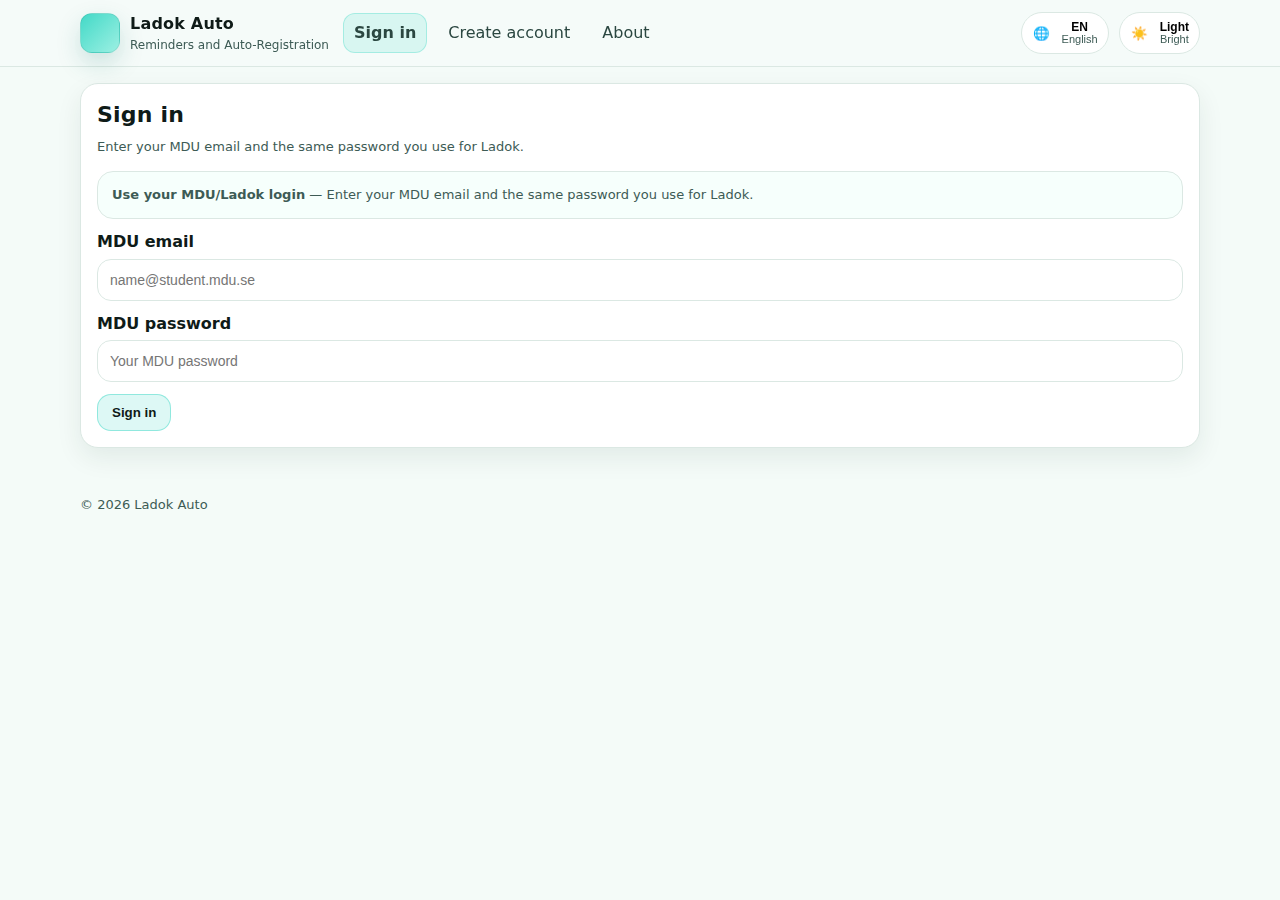
<file: index.html>
<!doctype html>
<html lang="en" data-theme="light" data-lang="en">
<head>
  <meta charset="utf-8" />
  <meta name="viewport" content="width=device-width, initial-scale=1" />
  <title>Ladok Auto — Sign in</title>
  <link rel="stylesheet" href="styles.css" />
  <script src="app.js" defer></script>
</head>
<body>
  <header class="header">
    <div class="container header-inner">
      <div class="brand">
        <div class="logo" aria-hidden="true"></div>
        <div class="brand-text">
          <div class="brand-name">Ladok Auto</div>
          <div class="brand-tag" data-i18n="brandTag"></div>
        </div>
      </div>

      <nav class="nav" aria-label="Primary navigation" data-visible="public">
        <a class="active" href="index.html" data-i18n="navSignIn"></a>
        <a href="signup.html" data-i18n="navCreate"></a>
        <a href="about.html" data-i18n="navAbout"></a>
      </nav>

      <nav class="nav" aria-label="Primary navigation" data-visible="authed">
        <a href="dashboard.html" data-i18n="navCourses"></a>
        <a href="preferences.html" data-i18n="navSettings"></a>
        <a href="about.html" data-i18n="navAbout"></a>
      </nav>

      <div class="header-actions">
        <div class="nav-warning hidden" id="discordNavWarning" data-visible="authed" role="status" aria-live="polite">
          <span class="warn-dot" aria-hidden="true"></span>
          <span data-i18n="navDiscordWarning"></span>
        </div>

        <div class="user-chip" data-visible="authed" title="Signed in" aria-label="Signed in">
          <span class="dot" aria-hidden="true"></span>
          <span class="handle" data-user-handle></span>
        </div>

        <button class="pill-btn" id="langToggle" type="button" aria-label="Toggle language" aria-pressed="false">
          <span class="pill-icon" aria-hidden="true">🌐</span>
          <span class="pill-text">
            <strong data-lang-mode>EN</strong>
            <span data-lang-desc>English</span>
          </span>
        </button>

        <button class="pill-btn" id="themeToggle" type="button" aria-label="Toggle theme" aria-pressed="false">
          <span class="pill-icon" data-theme-icon aria-hidden="true">☀️</span>
          <span class="pill-text">
            <strong data-theme-mode>Light</strong>
            <span data-theme-desc>Bright</span>
          </span>
        </button>

        <a class="btn" href="#" data-action="logout" role="button" data-i18n="navSignOut" data-visible="authed"></a>
      </div>
    </div>
  </header>

  <div class="toast-area" aria-live="polite" aria-atomic="true"></div>

  <main class="container page section">
    <section class="card">
      <div class="card-header">
        <h1 data-i18n="loginTitle"></h1>
        <p class="subtext" data-i18n="mduNoticeBody"></p>
      </div>

      <div class="card-body">
        <div class="setting-box">
          <p class="subtext" style="margin:0;">
            <strong data-i18n="mduNoticeTitle"></strong>
            <span> — </span>
            <span data-i18n="mduNoticeBody"></span>
          </p>
        </div>

        <div class="error hidden" id="loginError" role="alert"></div>

        <form class="form-grid" data-form="login" novalidate>
          <div class="field">
            <label for="loginEmail" data-i18n="mduEmailLabel"></label>
            <input id="loginEmail" type="email" data-i18n-placeholder="mduEmailPH" autocomplete="email" required />
          </div>

          <div class="field">
            <label for="loginPassword" data-i18n="passwordLabel"></label>
            <input id="loginPassword" type="password" data-i18n-placeholder="passwordPH" autocomplete="current-password" required />
          </div>

          <!-- Sign in button bottom-left -->
          <div class="tools">
            <button class="btn btn-primary" type="submit" data-i18n="btnSignIn"></button>
            <div class="spacer"></div>
          </div>
        </form>
      </div>
    </section>
  </main>

  <footer class="container footer">
    <div>© <span data-year></span> Ladok Auto</div>
  </footer>
</body>
</html>
</file>
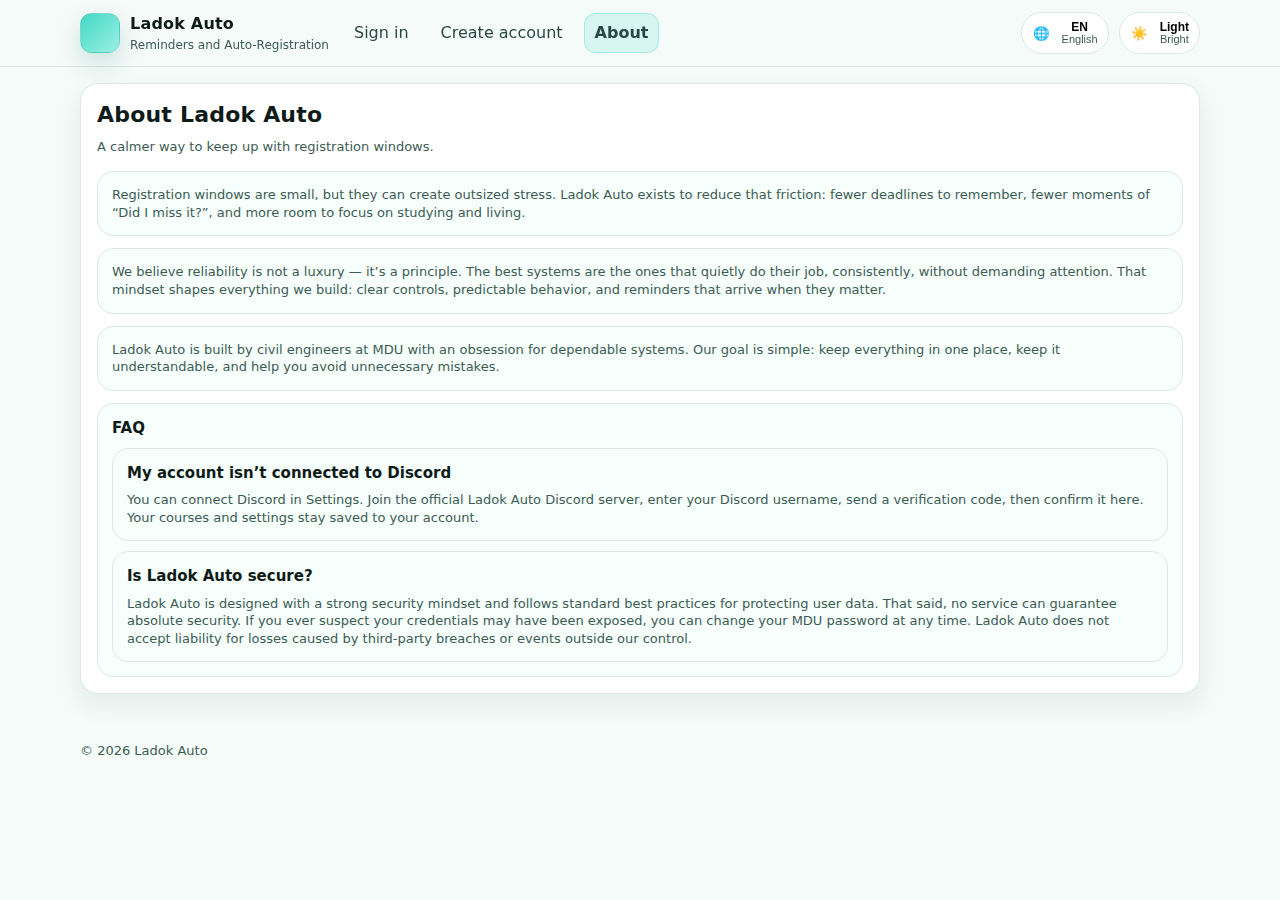
<file: about.html>
<!doctype html>
<html lang="en" data-theme="light" data-lang="en">
<head>
  <meta charset="utf-8" />
  <meta name="viewport" content="width=device-width, initial-scale=1" />
  <title>Ladok Auto — About</title>
  <link rel="stylesheet" href="styles.css" />
  <script src="app.js" defer></script>
</head>
<body>
  <header class="header">
    <div class="container header-inner">
      <div class="brand">
        <div class="logo" aria-hidden="true"></div>
        <div class="brand-text">
          <div class="brand-name">Ladok Auto</div>
          <div class="brand-tag" data-i18n="brandTag"></div>
        </div>
      </div>

      <nav class="nav" aria-label="Primary navigation" data-visible="public">
        <a href="index.html" data-i18n="navSignIn"></a>
        <a href="signup.html" data-i18n="navCreate"></a>
        <a class="active" href="about.html" data-i18n="navAbout"></a>
      </nav>

      <nav class="nav" aria-label="Primary navigation" data-visible="authed">
        <a href="dashboard.html" data-i18n="navCourses"></a>
        <a href="preferences.html" data-i18n="navSettings"></a>
        <a class="active" href="about.html" data-i18n="navAbout"></a>
      </nav>

      <div class="header-actions">
        <div class="nav-warning hidden" id="discordNavWarning" data-visible="authed" role="status" aria-live="polite">
          <span class="warn-dot" aria-hidden="true"></span>
          <span data-i18n="navDiscordWarning"></span>
        </div>

        <div class="user-chip" data-visible="authed" title="Signed in" aria-label="Signed in">
          <span class="dot" aria-hidden="true"></span>
          <span class="handle" data-user-handle></span>
        </div>

        <button class="pill-btn" id="langToggle" type="button" aria-label="Toggle language" aria-pressed="false">
          <span class="pill-icon" aria-hidden="true">🌐</span>
          <span class="pill-text">
            <strong data-lang-mode>EN</strong>
            <span data-lang-desc>English</span>
          </span>
        </button>

        <button class="pill-btn" id="themeToggle" type="button" aria-label="Toggle theme" aria-pressed="false">
          <span class="pill-icon" data-theme-icon aria-hidden="true">☀️</span>
          <span class="pill-text">
            <strong data-theme-mode>Light</strong>
            <span data-theme-desc>Bright</span>
          </span>
        </button>

        <a class="btn" href="#" data-action="logout" role="button" data-i18n="navSignOut" data-visible="authed"></a>
      </div>
    </div>
  </header>

  <div class="toast-area" aria-live="polite" aria-atomic="true"></div>

  <main class="container page section">
    <section class="card">
      <div class="card-header">
        <h1 data-i18n="aboutTitle"></h1>
        <p class="subtext" data-i18n="aboutSubtitle"></p>
      </div>

      <div class="card-body">
        <div class="setting-box">
          <p class="subtext" style="margin:0;" data-i18n="aboutP1"></p>
        </div>

        <div class="setting-box">
          <p class="subtext" style="margin:0;" data-i18n="aboutP2"></p>
        </div>

        <div class="setting-box">
          <p class="subtext" style="margin:0;" data-i18n="aboutP3"></p>
        </div>

        <div class="setting-box">
          <h3 class="setting-title" style="margin:0 0 8px;" data-i18n="faqTitle"></h3>

          <div class="setting-box" style="margin-top:10px;">
            <div class="setting-title" data-i18n="faqQDiscord"></div>
            <p class="setting-desc" style="margin:8px 0 0;" data-i18n="faqADiscord"></p>
          </div>

          <div class="setting-box" style="margin-top:10px;">
            <div class="setting-title" data-i18n="faqQSecure"></div>
            <p class="setting-desc" style="margin:8px 0 0;" data-i18n="faqASecure"></p>
          </div>
        </div>
      </div>
    </section>
  </main>

  <footer class="container footer">
    <div>© <span data-year></span> Ladok Auto</div>
  </footer>
</body>
</html>
</file>
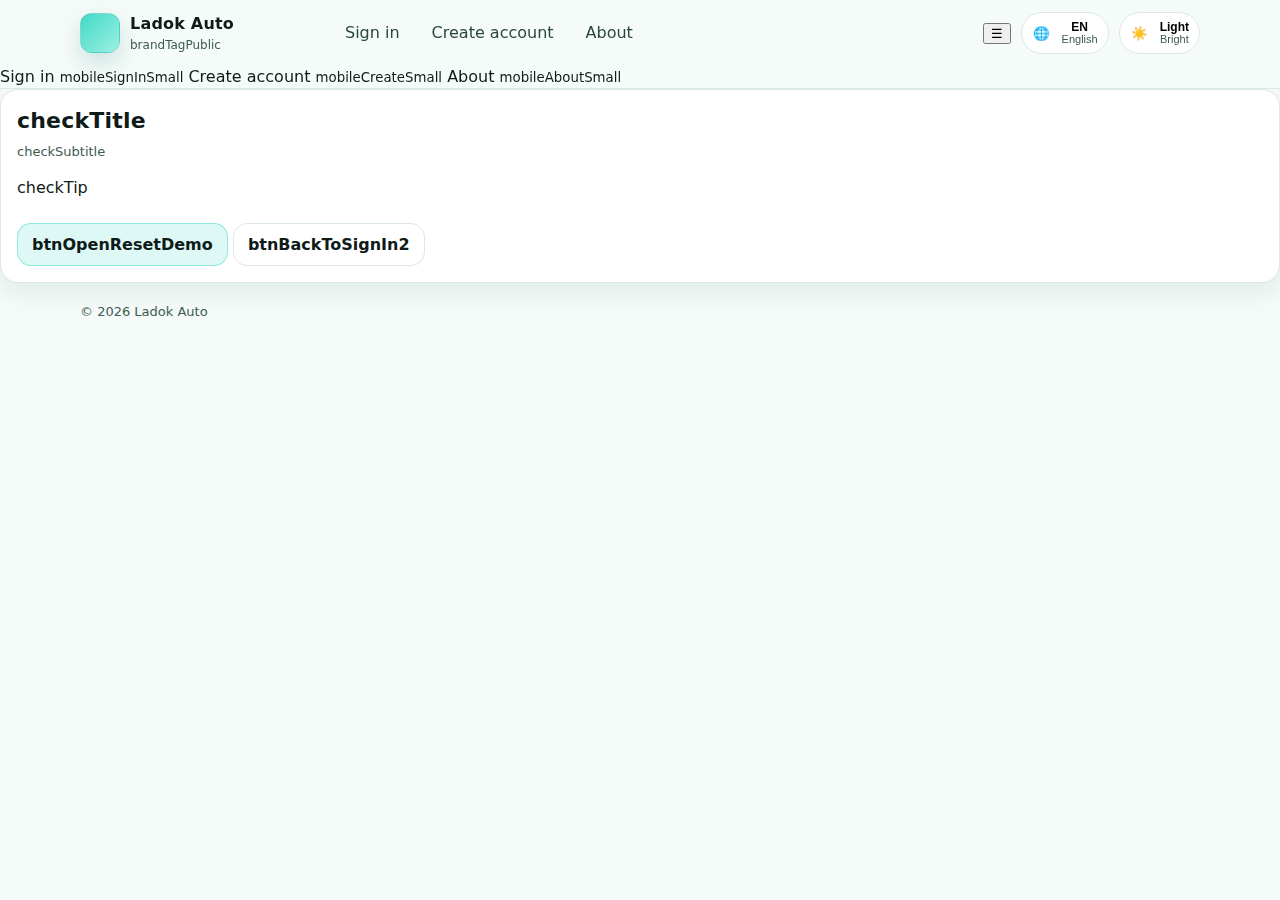
<file: check-email.html>
<!doctype html>
<html lang="en" data-theme="light" data-lang="en">
<head>
  <meta charset="utf-8" />
  <meta name="viewport" content="width=device-width, initial-scale=1" />
  <title>Ladok Auto — Check email</title>
  <link rel="stylesheet" href="styles.css" />
  <script src="app.js" defer></script>
</head>
<body>
  <header class="header">
    <div class="container header-inner">
      <div class="brand">
        <div class="logo" aria-hidden="true"></div>
        <div class="brand-text">
          <div class="brand-name">Ladok Auto</div>
          <div class="brand-tag" data-i18n="brandTagPublic"></div>
        </div>
      </div>

      <nav class="nav" aria-label="Primary navigation">
        <a href="index.html" data-i18n="navSignIn"></a>
        <a href="signup.html" data-i18n="navCreate"></a>
        <a href="about.html" data-i18n="navAbout"></a>
      </nav>

      <div class="header-actions">
        <button class="icon-btn menu-btn" id="menuToggle" type="button" aria-label="Open menu" aria-expanded="false">☰</button>

        <button class="pill-btn" id="langToggle" type="button" aria-label="Toggle language" aria-pressed="false">
          <span class="pill-icon" aria-hidden="true">🌐</span>
          <span class="pill-text">
            <strong data-lang-mode>EN</strong>
            <span data-lang-desc>English</span>
          </span>
        </button>

        <button class="pill-btn" id="themeToggle" type="button" aria-label="Toggle theme" aria-pressed="false">
          <span class="pill-icon" data-theme-icon aria-hidden="true">☀️</span>
          <span class="pill-text">
            <strong data-theme-mode>Light</strong>
            <span data-theme-desc>Bright and clear</span>
          </span>
        </button>
      </div>
    </div>

    <div class="drawer" aria-label="Mobile navigation">
      <a href="index.html"><span data-i18n="navSignIn"></span> <small data-i18n="mobileSignInSmall"></small></a>
      <a href="signup.html"><span data-i18n="navCreate"></span> <small data-i18n="mobileCreateSmall"></small></a>
      <a href="about.html"><span data-i18n="navAbout"></span> <small data-i18n="mobileAboutSmall"></small></a>
    </div>
  </header>

  <div class="toast-area" aria-live="polite" aria-atomic="true"></div>

  <main class="auth-wrap">
    <section class="card auth-card" aria-labelledby="title">
      <div class="card-header">
        <h1 id="title" data-i18n="checkTitle"></h1>
        <p class="subtext" data-i18n="checkSubtitle"></p>
      </div>

      <div class="card-body">
        <div class="helpbox" data-i18n="checkTip"></div>

        <div class="inline" style="margin-top:12px;">
          <a class="btn btn-primary" href="reset.html" role="button" data-i18n="btnOpenResetDemo"></a>
          <a class="btn" href="index.html" role="button" data-i18n="btnBackToSignIn2"></a>
        </div>
      </div>
    </section>
  </main>

  <footer class="container footer">
    <div>© <span data-year></span> Ladok Auto</div>
  </footer>
</body>
</html>
</file>
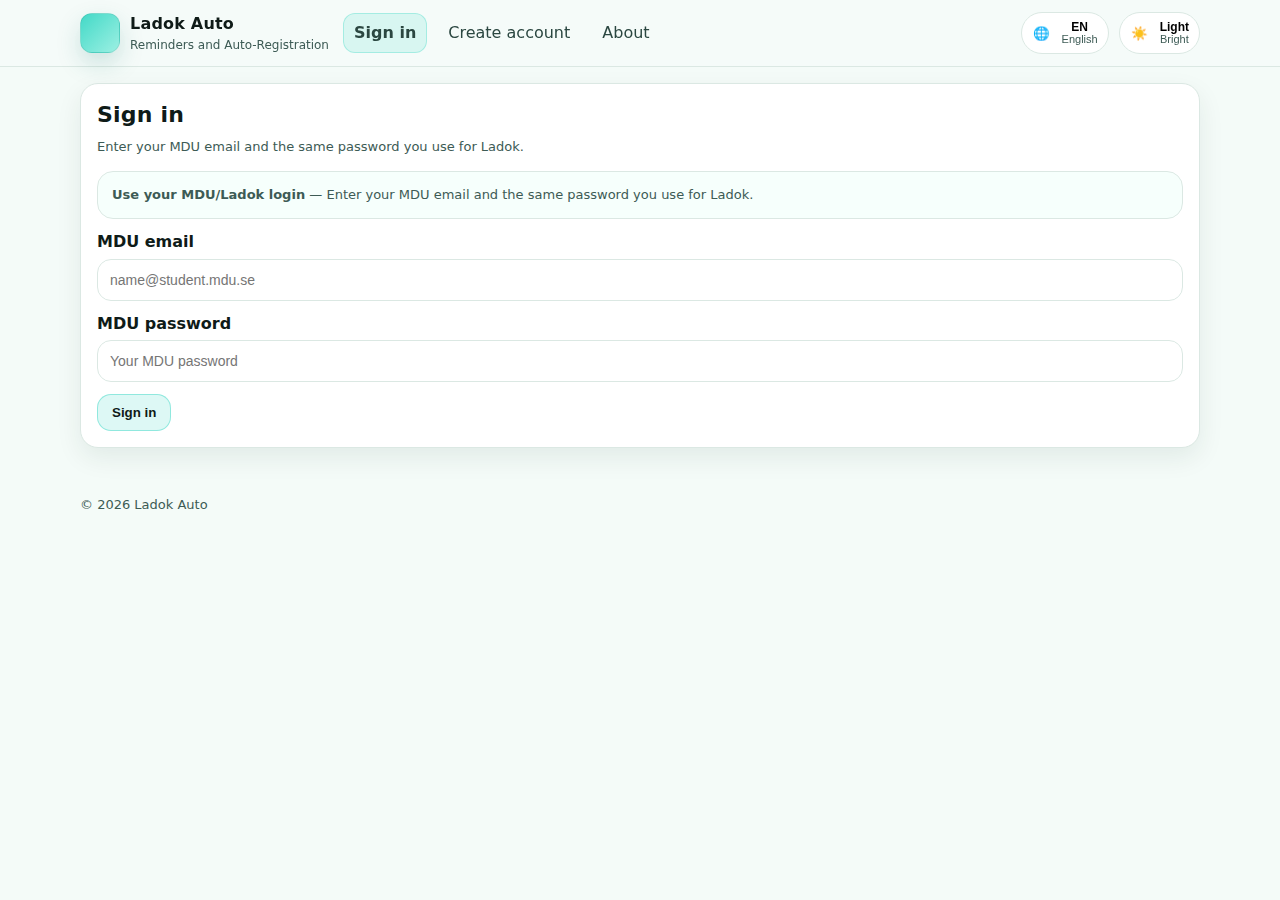
<file: dashboard.html>
<!doctype html>
<html lang="en" data-theme="light" data-lang="en">
<head>
  <meta charset="utf-8" />
  <meta name="viewport" content="width=device-width, initial-scale=1" />
  <title>Ladok Auto — My courses</title>
  <link rel="stylesheet" href="styles.css" />
  <script src="app.js" defer></script>
</head>
<body>
  <header class="header">
    <div class="container header-inner">
      <div class="brand">
        <div class="logo" aria-hidden="true"></div>
        <div class="brand-text">
          <div class="brand-name">Ladok Auto</div>
          <div class="brand-tag" data-i18n="brandTag"></div>
        </div>
      </div>

      <nav class="nav" aria-label="Primary navigation" data-visible="authed">
        <a class="active" href="dashboard.html" data-i18n="navCourses"></a>
        <a href="preferences.html" data-i18n="navSettings"></a>
        <a href="about.html" data-i18n="navAbout"></a>
      </nav>

      <nav class="nav" aria-label="Primary navigation" data-visible="public">
        <a href="index.html" data-i18n="navSignIn"></a>
        <a href="signup.html" data-i18n="navCreate"></a>
        <a href="about.html" data-i18n="navAbout"></a>
      </nav>

      <div class="header-actions">
        <div class="nav-warning hidden" id="discordNavWarning" data-visible="authed" role="status" aria-live="polite">
          <span class="warn-dot" aria-hidden="true"></span>
          <span data-i18n="navDiscordWarning"></span>
        </div>

        <div class="user-chip" data-visible="authed" title="Signed in" aria-label="Signed in">
          <span class="dot" aria-hidden="true"></span>
          <span class="handle" data-user-handle></span>
        </div>

        <button class="pill-btn" id="langToggle" type="button" aria-label="Toggle language" aria-pressed="false">
          <span class="pill-icon" aria-hidden="true">🌐</span>
          <span class="pill-text">
            <strong data-lang-mode>EN</strong>
            <span data-lang-desc>English</span>
          </span>
        </button>

        <button class="pill-btn" id="themeToggle" type="button" aria-label="Toggle theme" aria-pressed="false">
          <span class="pill-icon" data-theme-icon aria-hidden="true">☀️</span>
          <span class="pill-text">
            <strong data-theme-mode>Light</strong>
            <span data-theme-desc>Bright</span>
          </span>
        </button>

        <a class="btn" href="#" data-action="logout" role="button" data-i18n="navSignOut" data-visible="authed"></a>
      </div>
    </div>
  </header>

  <div class="toast-area" aria-live="polite" aria-atomic="true"></div>

  <main class="container page section" data-page="dashboard" data-requires-auth="true">
    <section class="card">
      <div class="card-header">
        <h1 data-i18n="dashTitle"></h1>
        <p class="subtext" data-i18n="dashSubtitle"></p>
      </div>

      <div class="card-body">
        <div class="tools">
          <div class="search-wrap">
            <svg viewBox="0 0 24 24" aria-hidden="true">
              <path d="M21 21l-4.35-4.35"></path>
              <circle cx="11" cy="11" r="7"></circle>
            </svg>
            <input type="search" data-action="search" data-i18n-placeholder="dashSearchPH" />
          </div>

          <div class="spacer"></div>

          <button class="btn btn-primary" type="button" data-action="save-courses" data-i18n="dashSave"></button>
        </div>

        <!-- Examinations global controls -->
        <div class="dash-exams exam-grid">
          <div class="setting-box">
            <div class="setting-head">
              <div>
                <h3 class="setting-title" data-i18n="dashExamAutoAllTitle"></h3>
                <p class="setting-desc" data-i18n="dashExamAutoAllDesc"></p>
              </div>
              <label class="switch" aria-label="Auto-register all available examinations">
                <input type="checkbox" id="examAutoAll" />
                <span class="slider"></span>
              </label>
            </div>
          </div>

          <div class="setting-box" id="examReminderBox">
            <div class="setting-head">
              <div>
                <h3 class="setting-title" data-i18n="dashExamRemAllTitle"></h3>
                <p class="setting-desc" data-i18n="dashExamRemAllDesc"></p>
              </div>

              <div style="display:flex; align-items:center; gap:10px;">
                <span class="warn-flag" aria-hidden="true">
                  <svg viewBox="0 0 24 24"><path d="M1 21h22L12 2 1 21zm12-3h-2v-2h2v2zm0-4h-2v-4h2v4z"/></svg>
                </span>
                <label class="switch" aria-label="Reminder before exam registration ends">
                  <input type="checkbox" id="examReminderAll" />
                  <span class="slider"></span>
                </label>
              </div>
            </div>
          </div>
        </div>

        <!-- Mobile-only master toggles (courses) -->
        <div class="master-mobile" aria-label="Toggle all courses">
          <div class="master-card">
            <h3 data-i18n="thReminder"></h3>
            <p data-i18n="thReminderHelp"></p>
            <div class="master-row">
              <span data-i18n="toggleAllCourses"></span>
              <label class="switch" aria-label="Toggle all reminders">
                <input type="checkbox" data-master="reminder" />
                <span class="slider"></span>
              </label>
            </div>
          </div>

          <div class="master-card">
            <h3 data-i18n="thAutoreg"></h3>
            <p data-i18n="thAutoregHelp"></p>
            <div class="master-row">
              <span data-i18n="toggleAllCourses"></span>
              <label class="switch" aria-label="Toggle all auto-registration">
                <input type="checkbox" data-master="autoreg" />
                <span class="slider"></span>
              </label>
            </div>
          </div>
        </div>

        <!-- Courses -->
        <div class="course-table">
          <div class="table-head">
            <div class="cell"><span data-i18n="thCourse"></span></div>
            <div class="cell"><span data-i18n="thStatus"></span></div>
            <div class="cell"><span data-i18n="thRegistration"></span></div>

            <div class="cell head-toggle">
              <div class="head-toggle-top">
                <div data-i18n="thReminder"></div>
                <div class="head-help" data-i18n="thReminderHelp"></div>
              </div>
              <div class="master-box">
                <div class="master-text"><span data-i18n="toggleAllCourses"></span></div>
                <label class="switch" aria-label="Toggle all reminders">
                  <input type="checkbox" data-master="reminder" />
                  <span class="slider"></span>
                </label>
              </div>
            </div>

            <div class="cell head-toggle">
              <div class="head-toggle-top">
                <div data-i18n="thAutoreg"></div>
                <div class="head-help" data-i18n="thAutoregHelp"></div>
              </div>
              <div class="master-box">
                <div class="master-text"><span data-i18n="toggleAllCourses"></span></div>
                <label class="switch" aria-label="Toggle all auto-registration">
                  <input type="checkbox" data-master="autoreg" />
                  <span class="slider"></span>
                </label>
              </div>
            </div>
          </div>

          <div class="table-rows">
            <!-- MA101B -->
            <div class="table-row" data-course-id="MA101B">
              <div class="cell course-cell" data-i18n-label="thCourse">
                <div>
                  <div class="course-title" data-i18n="course_MA101B_title"></div>
                  <div class="course-term" data-i18n="course_MA101B_term"></div>
                </div>
              </div>

              <div class="cell" data-i18n-label="thStatus">
                <span class="badge mint" data-i18n="statusRegistered"></span>
              </div>

              <div class="cell" data-i18n-label="thRegistration">
                <span class="badge gray" data-i18n="regNoAction"></span>
              </div>

              <div class="cell" data-i18n-label="thReminder">
                <div class="toggle-cell" data-kind="reminder">
                  <span class="toggle-name" data-i18n="thReminder"></span>
                  <span class="warn-flag" aria-hidden="true">
                    <svg viewBox="0 0 24 24"><path d="M1 21h22L12 2 1 21zm12-3h-2v-2h2v2zm0-4h-2v-4h2v4z"/></svg>
                  </span>
                  <label class="switch">
                    <input type="checkbox" data-course="reminder" />
                    <span class="slider"></span>
                  </label>
                </div>
              </div>

              <div class="cell" data-i18n-label="thAutoreg">
                <div class="toggle-cell">
                  <span class="toggle-name" data-i18n="thAutoreg"></span>
                  <label class="switch">
                    <input type="checkbox" data-course="autoreg" disabled />
                    <span class="slider"></span>
                  </label>
                </div>
              </div>
            </div>

            <!-- DV123A -->
            <div class="table-row" data-course-id="DV123A">
              <div class="cell course-cell" data-i18n-label="thCourse">
                <div>
                  <div class="course-title" data-i18n="course_DV123A_title"></div>
                  <div class="course-term" data-i18n="course_DV123A_term"></div>
                </div>
              </div>

              <div class="cell" data-i18n-label="thStatus">
                <span class="badge gray" data-i18n="statusNotRegistered"></span>
              </div>

              <div class="cell" data-i18n-label="thRegistration">
                <span class="badge mint" data-i18n="regOpensJan20"></span>
              </div>

              <div class="cell" data-i18n-label="thReminder">
                <div class="toggle-cell" data-kind="reminder">
                  <span class="toggle-name" data-i18n="thReminder"></span>
                  <span class="warn-flag" aria-hidden="true">
                    <svg viewBox="0 0 24 24"><path d="M1 21h22L12 2 1 21zm12-3h-2v-2h2v2zm0-4h-2v-4h2v4z"/></svg>
                  </span>
                  <label class="switch">
                    <input type="checkbox" data-course="reminder" />
                    <span class="slider"></span>
                  </label>
                </div>
              </div>

              <div class="cell" data-i18n-label="thAutoreg">
                <div class="toggle-cell">
                  <span class="toggle-name" data-i18n="thAutoreg"></span>
                  <label class="switch">
                    <input type="checkbox" data-course="autoreg" />
                    <span class="slider"></span>
                  </label>
                </div>
              </div>
            </div>

            <!-- FY201C -->
            <div class="table-row" data-course-id="FY201C">
              <div class="cell course-cell" data-i18n-label="thCourse">
                <div>
                  <div class="course-title" data-i18n="course_FY201C_title"></div>
                  <div class="course-term" data-i18n="course_FY201C_term"></div>
                </div>
              </div>

              <div class="cell" data-i18n-label="thStatus">
                <span class="badge gray" data-i18n="statusPlanned"></span>
              </div>

              <div class="cell" data-i18n-label="thRegistration">
                <span class="badge gray" data-i18n="regNotPublished"></span>
              </div>

              <div class="cell" data-i18n-label="thReminder">
                <div class="toggle-cell" data-kind="reminder">
                  <span class="toggle-name" data-i18n="thReminder"></span>
                  <span class="warn-flag" aria-hidden="true">
                    <svg viewBox="0 0 24 24"><path d="M1 21h22L12 2 1 21zm12-3h-2v-2h2v2zm0-4h-2v-4h2v4z"/></svg>
                  </span>
                  <label class="switch">
                    <input type="checkbox" data-course="reminder" />
                    <span class="slider"></span>
                  </label>
                </div>
              </div>

              <div class="cell" data-i18n-label="thAutoreg">
                <div class="toggle-cell">
                  <span class="toggle-name" data-i18n="thAutoreg"></span>
                  <label class="switch">
                    <input type="checkbox" data-course="autoreg" />
                    <span class="slider"></span>
                  </label>
                </div>
              </div>
            </div>

            <!-- DA330D -->
            <div class="table-row" data-course-id="DA330D">
              <div class="cell course-cell" data-i18n-label="thCourse">
                <div>
                  <div class="course-title" data-i18n="course_DA330D_title"></div>
                  <div class="course-term" data-i18n="course_DA330D_term"></div>
                </div>
              </div>

              <div class="cell" data-i18n-label="thStatus">
                <span class="badge gray" data-i18n="statusNotRegistered"></span>
              </div>

              <div class="cell" data-i18n-label="thRegistration">
                <span class="badge mint" data-i18n="regClosesFeb1"></span>
              </div>

              <div class="cell" data-i18n-label="thReminder">
                <div class="toggle-cell" data-kind="reminder">
                  <span class="toggle-name" data-i18n="thReminder"></span>
                  <span class="warn-flag" aria-hidden="true">
                    <svg viewBox="0 0 24 24"><path d="M1 21h22L12 2 1 21zm12-3h-2v-2h2v2zm0-4h-2v-4h2v4z"/></svg>
                  </span>
                  <label class="switch">
                    <input type="checkbox" data-course="reminder" />
                    <span class="slider"></span>
                  </label>
                </div>
              </div>

              <div class="cell" data-i18n-label="thAutoreg">
                <div class="toggle-cell">
                  <span class="toggle-name" data-i18n="thAutoreg"></span>
                  <label class="switch">
                    <input type="checkbox" data-course="autoreg" />
                    <span class="slider"></span>
                  </label>
                </div>
              </div>
            </div>

            <!-- RE210A -->
            <div class="table-row" data-course-id="RE210A">
              <div class="cell course-cell" data-i18n-label="thCourse">
                <div>
                  <div class="course-title" data-i18n="course_RE210A_title"></div>
                  <div class="course-term" data-i18n="course_RE210A_term"></div>
                </div>
              </div>

              <div class="cell" data-i18n-label="thStatus">
                <span class="badge gray" data-i18n="statusActionNeeded"></span>
              </div>

              <div class="cell" data-i18n-label="thRegistration">
                <span class="badge mint" data-i18n="regOpensJan20"></span>
              </div>

              <div class="cell" data-i18n-label="thReminder">
                <div class="toggle-cell" data-kind="reminder">
                  <span class="toggle-name" data-i18n="thReminder"></span>
                  <span class="warn-flag" aria-hidden="true">
                    <svg viewBox="0 0 24 24"><path d="M1 21h22L12 2 1 21zm12-3h-2v-2h2v2zm0-4h-2v-4h2v4z"/></svg>
                  </span>
                  <label class="switch">
                    <input type="checkbox" data-course="reminder" />
                    <span class="slider"></span>
                  </label>
                </div>
              </div>

              <div class="cell" data-i18n-label="thAutoreg">
                <div class="toggle-cell">
                  <span class="toggle-name" data-i18n="thAutoreg"></span>
                  <label class="switch">
                    <input type="checkbox" data-course="autoreg" />
                    <span class="slider"></span>
                  </label>
                </div>
              </div>
            </div>

            <!-- EL150B -->
            <div class="table-row" data-course-id="EL150B">
              <div class="cell course-cell" data-i18n-label="thCourse">
                <div>
                  <div class="course-title" data-i18n="course_EL150B_title"></div>
                  <div class="course-term" data-i18n="course_EL150B_term"></div>
                </div>
              </div>

              <div class="cell" data-i18n-label="thStatus">
                <span class="badge gray" data-i18n="statusPlanned"></span>
              </div>

              <div class="cell" data-i18n-label="thRegistration">
                <span class="badge gray" data-i18n="regNotPublished"></span>
              </div>

              <div class="cell" data-i18n-label="thReminder">
                <div class="toggle-cell" data-kind="reminder">
                  <span class="toggle-name" data-i18n="thReminder"></span>
                  <span class="warn-flag" aria-hidden="true">
                    <svg viewBox="0 0 24 24"><path d="M1 21h22L12 2 1 21zm12-3h-2v-2h2v2zm0-4h-2v-4h2v4z"/></svg>
                  </span>
                  <label class="switch">
                    <input type="checkbox" data-course="reminder" />
                    <span class="slider"></span>
                  </label>
                </div>
              </div>

              <div class="cell" data-i18n-label="thAutoreg">
                <div class="toggle-cell">
                  <span class="toggle-name" data-i18n="thAutoreg"></span>
                  <label class="switch">
                    <input type="checkbox" data-course="autoreg" />
                    <span class="slider"></span>
                  </label>
                </div>
              </div>
            </div>

            <!-- ST120A -->
            <div class="table-row" data-course-id="ST120A">
              <div class="cell course-cell" data-i18n-label="thCourse">
                <div>
                  <div class="course-title" data-i18n="course_ST120A_title"></div>
                  <div class="course-term" data-i18n="course_ST120A_term"></div>
                </div>
              </div>

              <div class="cell" data-i18n-label="thStatus">
                <span class="badge gray" data-i18n="statusNotRegistered"></span>
              </div>

              <div class="cell" data-i18n-label="thRegistration">
                <span class="badge mint" data-i18n="regClosesFeb1"></span>
              </div>

              <div class="cell" data-i18n-label="thReminder">
                <div class="toggle-cell" data-kind="reminder">
                  <span class="toggle-name" data-i18n="thReminder"></span>
                  <span class="warn-flag" aria-hidden="true">
                    <svg viewBox="0 0 24 24"><path d="M1 21h22L12 2 1 21zm12-3h-2v-2h2v2zm0-4h-2v-4h2v4z"/></svg>
                  </span>
                  <label class="switch">
                    <input type="checkbox" data-course="reminder" />
                    <span class="slider"></span>
                  </label>
                </div>
              </div>

              <div class="cell" data-i18n-label="thAutoreg">
                <div class="toggle-cell">
                  <span class="toggle-name" data-i18n="thAutoreg"></span>
                  <label class="switch">
                    <input type="checkbox" data-course="autoreg" />
                    <span class="slider"></span>
                  </label>
                </div>
              </div>
            </div>

          </div>
        </div>

      </div>
    </section>
  </main>

  <footer class="container footer">
    <div>© <span data-year></span> Ladok Auto</div>
  </footer>
</body>
</html>
</file>
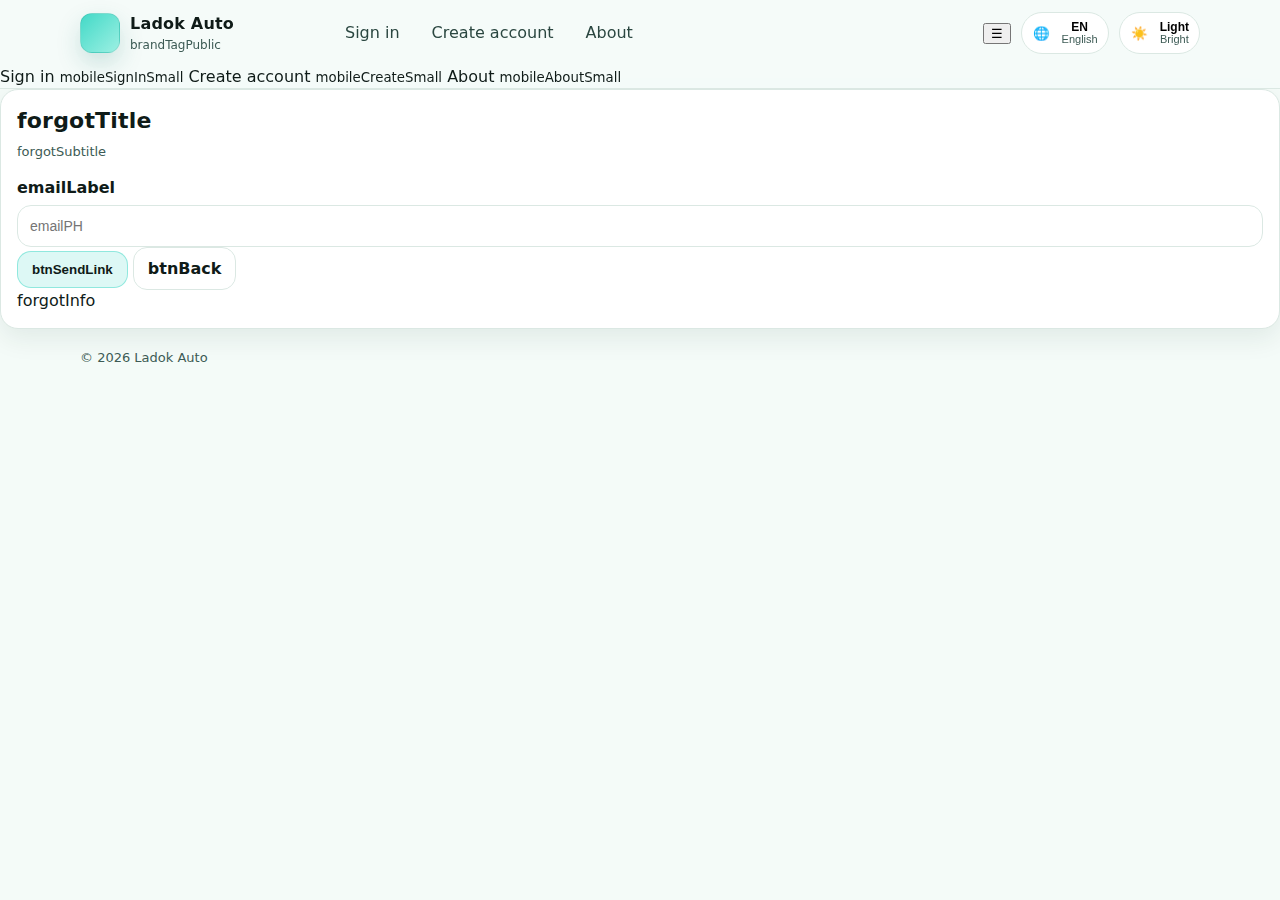
<file: forgot.html>
<!doctype html>
<html lang="en" data-theme="light" data-lang="en">
<head>
  <meta charset="utf-8" />
  <meta name="viewport" content="width=device-width, initial-scale=1" />
  <title>Ladok Auto — Forgot password</title>
  <link rel="stylesheet" href="styles.css" />
  <script src="app.js" defer></script>
</head>
<body>
  <header class="header">
    <div class="container header-inner">
      <div class="brand">
        <div class="logo" aria-hidden="true"></div>
        <div class="brand-text">
          <div class="brand-name">Ladok Auto</div>
          <div class="brand-tag" data-i18n="brandTagPublic"></div>
        </div>
      </div>

      <nav class="nav" aria-label="Primary navigation">
        <a href="index.html" data-i18n="navSignIn"></a>
        <a href="signup.html" data-i18n="navCreate"></a>
        <a href="about.html" data-i18n="navAbout"></a>
      </nav>

      <div class="header-actions">
        <button class="icon-btn menu-btn" id="menuToggle" type="button" aria-label="Open menu" aria-expanded="false">☰</button>

        <button class="pill-btn" id="langToggle" type="button" aria-label="Toggle language" aria-pressed="false">
          <span class="pill-icon" aria-hidden="true">🌐</span>
          <span class="pill-text">
            <strong data-lang-mode>EN</strong>
            <span data-lang-desc>English</span>
          </span>
        </button>

        <button class="pill-btn" id="themeToggle" type="button" aria-label="Toggle theme" aria-pressed="false">
          <span class="pill-icon" data-theme-icon aria-hidden="true">☀️</span>
          <span class="pill-text">
            <strong data-theme-mode>Light</strong>
            <span data-theme-desc>Bright and clear</span>
          </span>
        </button>
      </div>
    </div>

    <div class="drawer" aria-label="Mobile navigation">
      <a href="index.html"><span data-i18n="navSignIn"></span> <small data-i18n="mobileSignInSmall"></small></a>
      <a href="signup.html"><span data-i18n="navCreate"></span> <small data-i18n="mobileCreateSmall"></small></a>
      <a href="about.html"><span data-i18n="navAbout"></span> <small data-i18n="mobileAboutSmall"></small></a>
    </div>
  </header>

  <div class="toast-area" aria-live="polite" aria-atomic="true"></div>

  <main class="auth-wrap">
    <section class="card auth-card" aria-labelledby="title">
      <div class="card-header">
        <h1 id="title" data-i18n="forgotTitle"></h1>
        <p class="subtext" data-i18n="forgotSubtitle"></p>
      </div>

      <div class="card-body">
        <form class="form" data-form="forgot">
          <div class="field">
            <label for="fp-email" data-i18n="emailLabel"></label>
            <input id="fp-email" type="email" autocomplete="email" data-i18n-placeholder="emailPH" required />
          </div>

          <div class="inline">
            <button class="btn btn-primary" type="submit" data-i18n="btnSendLink"></button>
            <a class="btn" href="index.html" role="button" data-i18n="btnBack"></a>
          </div>

          <div class="helpbox" data-i18n="forgotInfo"></div>
        </form>
      </div>
    </section>
  </main>

  <footer class="container footer">
    <div>© <span data-year></span> Ladok Auto</div>
  </footer>
</body>
</html>
</file>
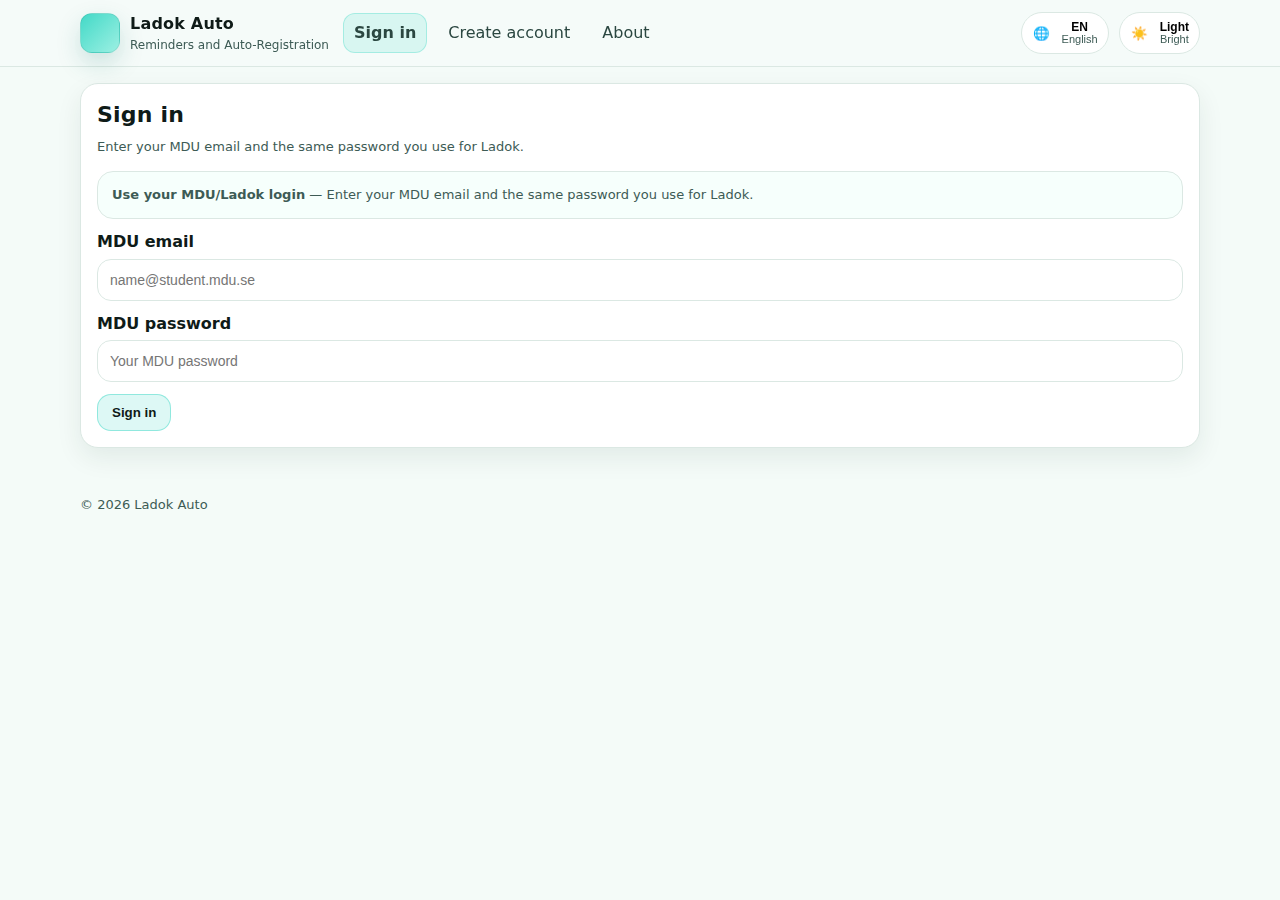
<file: preferences.html>
<!doctype html>
<html lang="en" data-theme="light" data-lang="en">
<head>
  <meta charset="utf-8" />
  <meta name="viewport" content="width=device-width, initial-scale=1" />
  <title>Ladok Auto — Settings</title>
  <link rel="stylesheet" href="styles.css" />
  <script src="app.js" defer></script>
</head>
<body>
  <header class="header">
    <div class="container header-inner">
      <div class="brand">
        <div class="logo" aria-hidden="true"></div>
        <div class="brand-text">
          <div class="brand-name">Ladok Auto</div>
          <div class="brand-tag" data-i18n="brandTag"></div>
        </div>
      </div>

      <nav class="nav" aria-label="Primary navigation" data-visible="authed">
        <a href="dashboard.html" data-i18n="navCourses"></a>
        <a class="active" href="preferences.html" data-i18n="navSettings"></a>
        <a href="about.html" data-i18n="navAbout"></a>
      </nav>

      <nav class="nav" aria-label="Primary navigation" data-visible="public">
        <a href="index.html" data-i18n="navSignIn"></a>
        <a href="signup.html" data-i18n="navCreate"></a>
        <a href="about.html" data-i18n="navAbout"></a>
      </nav>

      <div class="header-actions">
        <div class="nav-warning hidden" id="discordNavWarning" data-visible="authed" role="status" aria-live="polite">
          <span class="warn-dot" aria-hidden="true"></span>
          <span data-i18n="navDiscordWarning"></span>
        </div>

        <div class="user-chip" data-visible="authed" title="Signed in" aria-label="Signed in">
          <span class="dot" aria-hidden="true"></span>
          <span class="handle" data-user-handle></span>
        </div>

        <button class="pill-btn" id="langToggle" type="button" aria-label="Toggle language" aria-pressed="false">
          <span class="pill-icon" aria-hidden="true">🌐</span>
          <span class="pill-text">
            <strong data-lang-mode>EN</strong>
            <span data-lang-desc>English</span>
          </span>
        </button>

        <button class="pill-btn" id="themeToggle" type="button" aria-label="Toggle theme" aria-pressed="false">
          <span class="pill-icon" data-theme-icon aria-hidden="true">☀️</span>
          <span class="pill-text">
            <strong data-theme-mode>Light</strong>
            <span data-theme-desc>Bright</span>
          </span>
        </button>

        <a class="btn" href="#" data-action="logout" role="button" data-i18n="navSignOut" data-visible="authed"></a>
      </div>
    </div>
  </header>

  <div class="toast-area" aria-live="polite" aria-atomic="true"></div>

  <main class="container page section" data-page="settings" data-requires-auth="true">
    <section class="card">
      <div class="card-header">
        <h1 data-i18n="setTitle"></h1>
        <p class="subtext" data-i18n="setSubtitle"></p>
      </div>

      <div class="card-body">
        <!-- Reminder timing -->
        <div class="setting-box">
          <div class="field">
            <label for="leadTime" data-i18n="setLeadLabel"></label>
            <select id="leadTime">
              <option value="1d" data-i18n="setLead1d"></option>
              <option value="2d" data-i18n="setLead2d"></option>
              <option value="3d" data-i18n="setLead3d"></option>
              <option value="5d" data-i18n="setLead5d"></option>
              <option value="7d" data-i18n="setLead7d"></option>
              <option value="max" data-i18n="setLeadMax"></option>
            </select>
            <p class="helper" style="margin:0;">(Discord required for reminder settings)</p>
          </div>
        </div>

        <!-- Notify when registered -->
        <div class="setting-box">
          <div class="setting-head">
            <div>
              <h3 class="setting-title" data-i18n="setNotifyRegistered"></h3>
              <p class="setting-desc" data-i18n="setNotifyRegisteredDesc"></p>
            </div>
            <label class="switch" aria-label="Notify when registered">
              <input type="checkbox" id="notifyRegistered" />
              <span class="slider"></span>
            </label>
          </div>
        </div>

        <!-- Discord (button opens popup with instructions inside) -->
        <div class="setting-box">
          <div class="setting-head">
            <div>
              <h3 class="setting-title" data-i18n="discordSettingsTitle"></h3>
              <p class="setting-desc" id="discordStatus"></p>
            </div>
            <button class="btn btn-primary" type="button" id="discordChangeBtn"></button>
          </div>
          <p class="helper" style="margin:10px 0 0;">
            (Discord is required for reminders. Use the button above to connect or change your Discord username.)
          </p>
        </div>

        <div class="tools">
          <button class="btn btn-primary" type="button" data-action="save-settings" data-i18n="btnSaveSettings"></button>
          <div class="spacer"></div>
        </div>

        <!-- Danger zone -->
        <div class="setting-box danger-box">
          <div class="setting-head">
            <div>
              <h3 class="setting-title" data-i18n="dangerZone"></h3>
              <p class="setting-desc" style="margin-top:6px;">
                Actions here are permanent in this demo.
              </p>
            </div>
          </div>

          <div style="display:grid; gap:10px; margin-top:12px;">
            <!-- Hidden by default; shown only if a Discord username exists -->
            <div class="setting-box danger-box hidden" id="discordDisconnectBox" style="margin:0;">
              <div class="setting-head">
                <div>
                  <h3 class="setting-title" data-i18n="disconnectDiscord"></h3>
                  <p class="setting-desc" data-i18n="disconnectDiscordDesc"></p>
                </div>
                <button class="btn btn-danger" type="button" data-action="disconnect-discord" data-i18n="disconnectDiscord"></button>
              </div>
            </div>

            <div class="setting-box danger-box" style="margin:0;">
              <div class="setting-head">
                <div>
                  <h3 class="setting-title" data-i18n="deleteAccount"></h3>
                  <p class="setting-desc" data-i18n="deleteAccountDesc"></p>
                </div>
                <button class="btn btn-danger" type="button" data-action="delete-account" data-i18n="deleteAccount"></button>
              </div>
            </div>
          </div>
        </div>

      </div>
    </section>
  </main>

  <!-- Discord popup (includes server link + steps inside) -->
  <div class="modal-backdrop hidden" id="discordModal" aria-hidden="true" role="dialog" aria-modal="true" aria-labelledby="discordModalTitle">
    <div class="modal">
      <div class="modal-header">
        <h3 id="discordModalTitle" data-i18n="discordOnboardTitle"></h3>
        <button class="btn" type="button" id="discordModalClose" aria-label="Close">✕</button>
      </div>

      <div class="modal-body">
        <div class="setting-box">
          <div class="setting-head">
            <div>
              <h3 class="setting-title" data-i18n="discordServerTitle"></h3>
              <p class="setting-desc" data-i18n="discordServerDesc"></p>
            </div>
            <a class="btn btn-primary" data-discord-link href="https://discord.com/invite/" target="_blank" rel="noopener" data-i18n="discordServerBtn"></a>
          </div>
        </div>

        <div class="alert alert-danger">
          <strong data-i18n="warnTitle"></strong>
          <span data-i18n="discordOnboardWarn"></span>
        </div>

        <div>
          <div style="font-weight:900; font-size:13px;" data-i18n="discordGuideTitle"></div>
          <ol class="steps">
            <li data-i18n="discordGuideS1"></li>
            <li data-i18n="discordGuideS2"></li>
            <li data-i18n="discordGuideS3"></li>
            <li data-i18n="discordGuideS4"></li>
          </ol>
        </div>

        <div class="field">
          <label for="discordModalUsername" data-i18n="discordSettingsLabel"></label>

          <div class="input-row">
            <input type="text" id="discordModalUsername" />
            <button class="btn btn-primary" type="button" id="discordModalSend" data-i18n="btnSendCode"></button>
          </div>

          <p class="helper" id="discordModalHint"></p>
        </div>

        <div class="field">
          <label for="discordModalCode" data-i18n="codeLabel"></label>
          <input type="text" id="discordModalCode" data-i18n-placeholder="codePH" />
        </div>
      </div>

      <div class="modal-actions">

          <button class="btn btn-primary" type="button" id="discordModalVerify" data-i18n="btnVerify"></button>
      </div>
    </div>
  </div>

  <footer class="container footer">
    <div>© <span data-year></span> Ladok Auto</div>
  </footer>
</body>
</html>
</file>
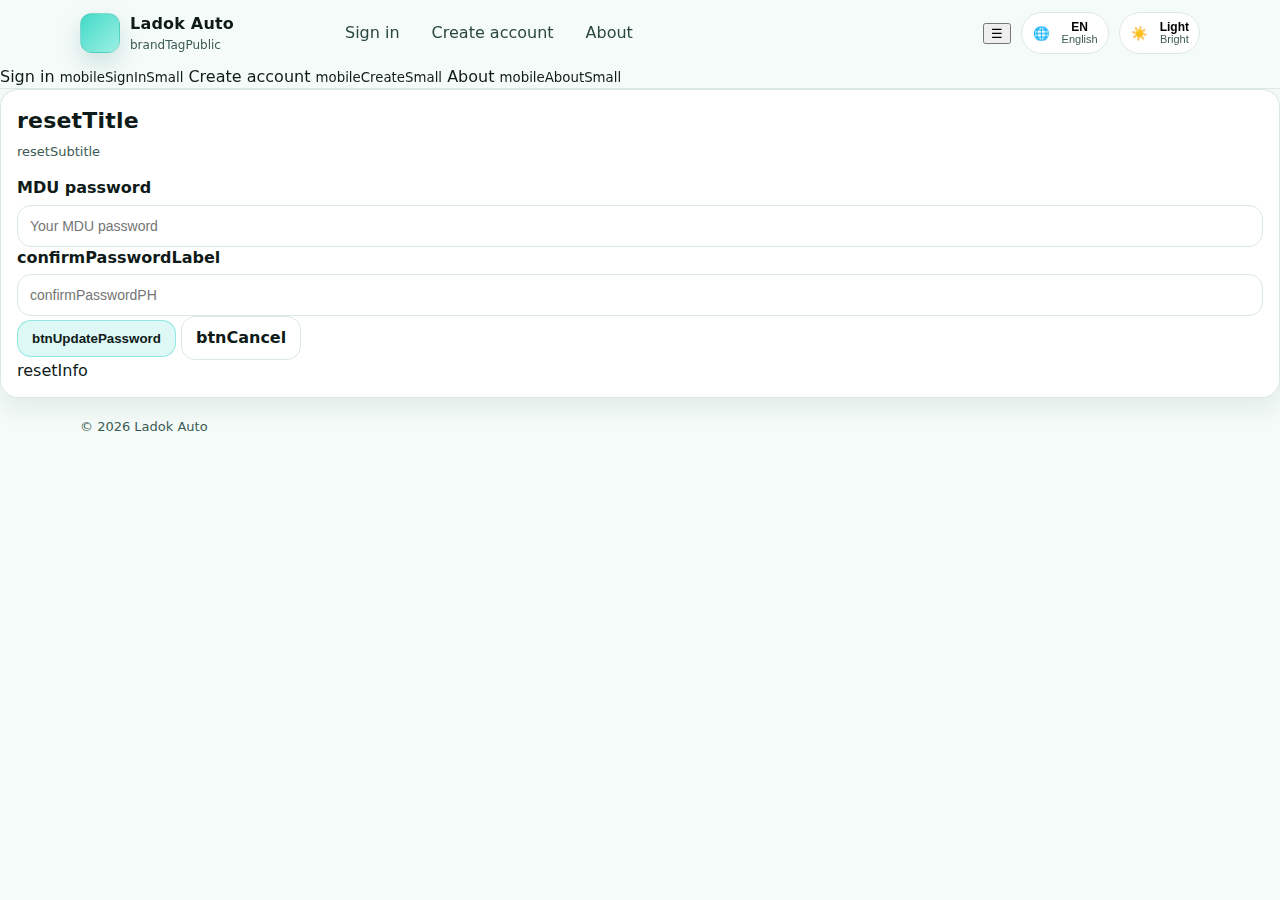
<file: reset.html>
<!doctype html>
<html lang="en" data-theme="light" data-lang="en">
<head>
  <meta charset="utf-8" />
  <meta name="viewport" content="width=device-width, initial-scale=1" />
  <title>Ladok Auto — Reset password</title>
  <link rel="stylesheet" href="styles.css" />
  <script src="app.js" defer></script>
</head>
<body>
  <header class="header">
    <div class="container header-inner">
      <div class="brand">
        <div class="logo" aria-hidden="true"></div>
        <div class="brand-text">
          <div class="brand-name">Ladok Auto</div>
          <div class="brand-tag" data-i18n="brandTagPublic"></div>
        </div>
      </div>

      <nav class="nav" aria-label="Primary navigation">
        <a href="index.html" data-i18n="navSignIn"></a>
        <a href="signup.html" data-i18n="navCreate"></a>
        <a href="about.html" data-i18n="navAbout"></a>
      </nav>

      <div class="header-actions">
        <button class="icon-btn menu-btn" id="menuToggle" type="button" aria-label="Open menu" aria-expanded="false">☰</button>

        <button class="pill-btn" id="langToggle" type="button" aria-label="Toggle language" aria-pressed="false">
          <span class="pill-icon" aria-hidden="true">🌐</span>
          <span class="pill-text">
            <strong data-lang-mode>EN</strong>
            <span data-lang-desc>English</span>
          </span>
        </button>

        <button class="pill-btn" id="themeToggle" type="button" aria-label="Toggle theme" aria-pressed="false">
          <span class="pill-icon" data-theme-icon aria-hidden="true">☀️</span>
          <span class="pill-text">
            <strong data-theme-mode>Light</strong>
            <span data-theme-desc>Bright and clear</span>
          </span>
        </button>
      </div>
    </div>

    <div class="drawer" aria-label="Mobile navigation">
      <a href="index.html"><span data-i18n="navSignIn"></span> <small data-i18n="mobileSignInSmall"></small></a>
      <a href="signup.html"><span data-i18n="navCreate"></span> <small data-i18n="mobileCreateSmall"></small></a>
      <a href="about.html"><span data-i18n="navAbout"></span> <small data-i18n="mobileAboutSmall"></small></a>
    </div>
  </header>

  <div class="toast-area" aria-live="polite" aria-atomic="true"></div>

  <main class="auth-wrap">
    <section class="card auth-card" aria-labelledby="title">
      <div class="card-header">
        <h1 id="title" data-i18n="resetTitle"></h1>
        <p class="subtext" data-i18n="resetSubtitle"></p>
      </div>

      <div class="card-body">
        <form class="form" data-form="reset">
          <div class="field">
            <label for="rp1" data-i18n="newPasswordLabel"></label>
            <input id="rp1" type="password" autocomplete="new-password" data-i18n-placeholder="newPasswordPH" required />
          </div>

          <div class="field">
            <label for="rp2" data-i18n="confirmPasswordLabel"></label>
            <input id="rp2" type="password" autocomplete="new-password" data-i18n-placeholder="confirmPasswordPH" required />
          </div>

          <div class="inline">
            <button class="btn btn-primary" type="submit" data-i18n="btnUpdatePassword"></button>
            <a class="btn" href="index.html" role="button" data-i18n="btnCancel"></a>
          </div>

          <div class="helpbox" data-i18n="resetInfo"></div>
        </form>
      </div>
    </section>
  </main>

  <footer class="container footer">
    <div>© <span data-year></span> Ladok Auto</div>
  </footer>
</body>
</html>
</file>
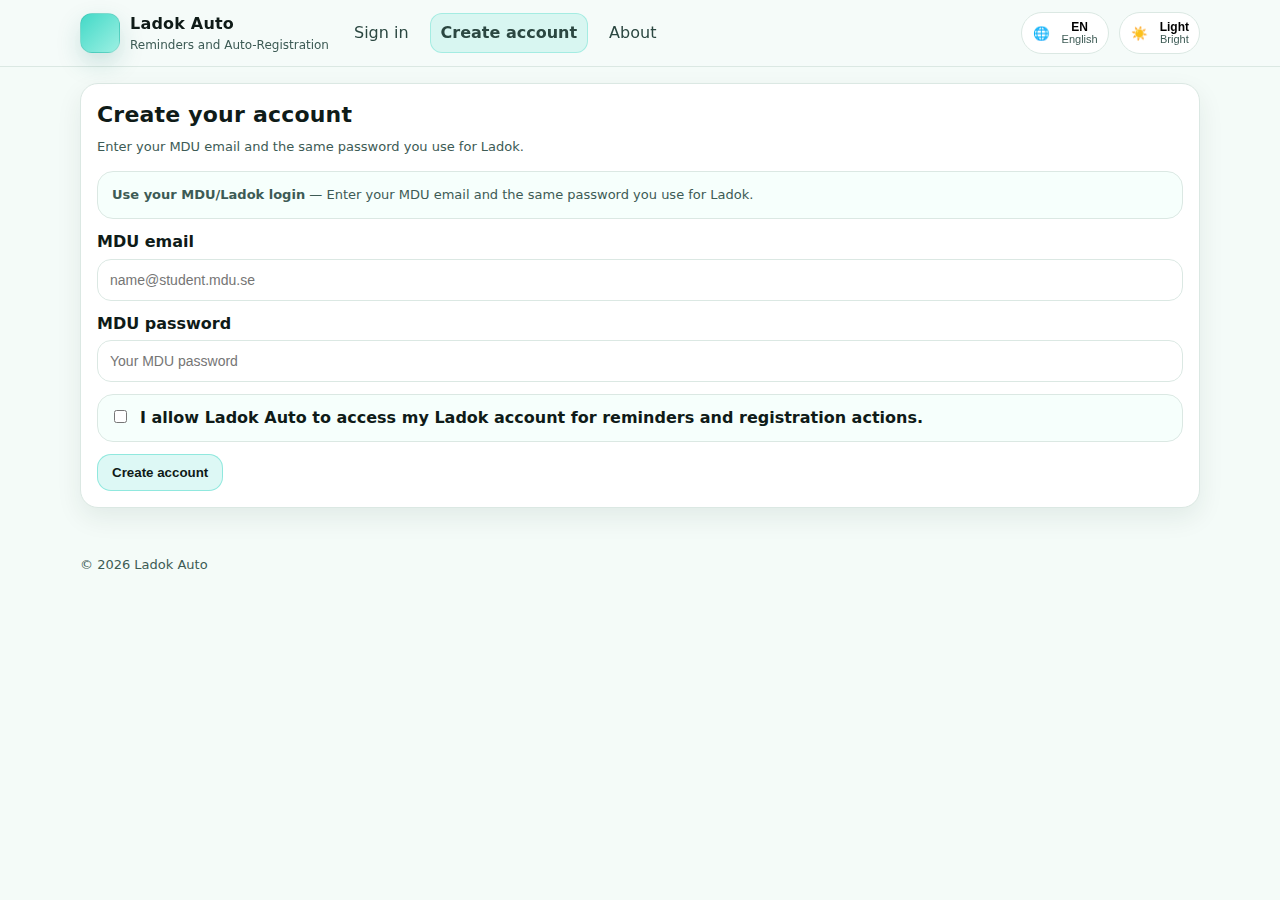
<file: signup.html>
<!doctype html>
<html lang="en" data-theme="light" data-lang="en">
<head>
  <meta charset="utf-8" />
  <meta name="viewport" content="width=device-width, initial-scale=1" />
  <title>Ladok Auto — Create account</title>
  <link rel="stylesheet" href="styles.css" />
  <script src="app.js" defer></script>
</head>
<body>
  <header class="header">
    <div class="container header-inner">
      <div class="brand">
        <div class="logo" aria-hidden="true"></div>
        <div class="brand-text">
          <div class="brand-name">Ladok Auto</div>
          <div class="brand-tag" data-i18n="brandTag"></div>
        </div>
      </div>

      <nav class="nav" aria-label="Primary navigation" data-visible="public">
        <a href="index.html" data-i18n="navSignIn"></a>
        <a class="active" href="signup.html" data-i18n="navCreate"></a>
        <a href="about.html" data-i18n="navAbout"></a>
      </nav>

      <nav class="nav" aria-label="Primary navigation" data-visible="authed">
        <a href="dashboard.html" data-i18n="navCourses"></a>
        <a href="preferences.html" data-i18n="navSettings"></a>
        <a href="about.html" data-i18n="navAbout"></a>
      </nav>

      <div class="header-actions">
        <div class="nav-warning hidden" id="discordNavWarning" data-visible="authed" role="status" aria-live="polite">
          <span class="warn-dot" aria-hidden="true"></span>
          <span data-i18n="navDiscordWarning"></span>
        </div>

        <div class="user-chip" data-visible="authed" title="Signed in" aria-label="Signed in">
          <span class="dot" aria-hidden="true"></span>
          <span class="handle" data-user-handle></span>
        </div>

        <button class="pill-btn" id="langToggle" type="button" aria-label="Toggle language" aria-pressed="false">
          <span class="pill-icon" aria-hidden="true">🌐</span>
          <span class="pill-text">
            <strong data-lang-mode>EN</strong>
            <span data-lang-desc>English</span>
          </span>
        </button>

        <button class="pill-btn" id="themeToggle" type="button" aria-label="Toggle theme" aria-pressed="false">
          <span class="pill-icon" data-theme-icon aria-hidden="true">☀️</span>
          <span class="pill-text">
            <strong data-theme-mode>Light</strong>
            <span data-theme-desc>Bright</span>
          </span>
        </button>

        <a class="btn" href="#" data-action="logout" role="button" data-i18n="navSignOut" data-visible="authed"></a>
      </div>
    </div>
  </header>

  <div class="toast-area" aria-live="polite" aria-atomic="true"></div>

  <main class="container page section">
    <section class="card">
      <div class="card-header">
        <h1 data-i18n="signupTitle"></h1>
        <p class="subtext" data-i18n="mduNoticeBody"></p>
      </div>

      <div class="card-body">
        <div class="setting-box">
          <p class="subtext" style="margin:0;">
            <strong data-i18n="mduNoticeTitle"></strong>
            <span> — </span>
            <span data-i18n="mduNoticeBody"></span>
          </p>
        </div>

        <div class="error hidden" id="signupError" role="alert"></div>

        <form class="form-grid" data-demo="signup" novalidate>
          <div class="field">
            <label for="signupEmail" data-i18n="mduEmailLabel"></label>
            <input id="signupEmail" type="email" data-i18n-placeholder="mduEmailPH" autocomplete="email" required />
          </div>

          <div class="field">
            <label for="signupPassword" data-i18n="newPasswordLabel"></label>
            <input id="signupPassword" type="password" data-i18n-placeholder="newPasswordPH" autocomplete="new-password" required />
          </div>

          <div class="checkbox-row">
            <input id="signupConsent" type="checkbox" />
            <div>
              <div style="font-weight:900;" data-i18n="ladokConsent"></div>
            </div>
          </div>

          <div class="tools">
            <button class="btn btn-primary" type="submit" data-i18n="btnCreate"></button>
            <div class="spacer"></div>
          </div>
        </form>
      </div>
    </section>
  </main>

  <!-- Discord prompt modal -->
  <div class="modal-backdrop hidden" id="discordModal" aria-hidden="true" role="dialog" aria-modal="true" aria-labelledby="discordModalTitle">
    <div class="modal">
      <div class="modal-header">
        <h3 id="discordModalTitle" data-i18n="discordOnboardTitle"></h3>
        <button class="btn" type="button" id="discordModalClose" aria-label="Close">✕</button>
      </div>

      <div class="modal-body">
        <div class="setting-box">
          <div class="setting-head">
            <div>
              <h3 class="setting-title" data-i18n="discordServerTitle"></h3>
              <p class="setting-desc" data-i18n="discordServerDesc"></p>
            </div>
            <a class="btn btn-primary" data-discord-link href="https://discord.com/invite/" target="_blank" rel="noopener" data-i18n="discordServerBtn"></a>
          </div>
        </div>

        <div class="alert alert-danger">
          <strong data-i18n="warnTitle"></strong>
          <span data-i18n="discordOnboardWarn"></span>
        </div>

        <div>
          <div style="font-weight:900; font-size:13px;" data-i18n="discordGuideTitle"></div>
          <ol class="steps">
            <li data-i18n="discordGuideS1"></li>
            <li data-i18n="discordGuideS2"></li>
            <li data-i18n="discordGuideS3"></li>
            <li data-i18n="discordGuideS4"></li>
          </ol>
        </div>

        <div class="field">
          <label for="discordModalUsername" data-i18n="discordSettingsLabel"></label>

          <div class="input-row">
            <input type="text" id="discordModalUsername" />
            <button class="btn btn-primary" type="button" id="discordModalSend" data-i18n="btnSendCode"></button>
          </div>

          <p class="helper" id="discordModalHint"></p>
        </div>

        <div class="field">
          <label for="discordModalCode" data-i18n="codeLabel"></label>
          <input type="text" id="discordModalCode" data-i18n-placeholder="codePH" />
        </div>
      </div>

      <div class="modal-actions">

          <button class="btn" type="button" id="discordModalSkip" data-i18n="btnSkip"></button>
          <button class="btn btn-primary" type="button" id="discordModalVerify" data-i18n="btnVerify"></button>
      </div>
    </div>
  </div>

  <footer class="container footer">
    <div>© <span data-year></span> Ladok Auto</div>
  </footer>
</body>
</html>
</file>
<file: styles.css>
/* Ladok Auto — Mint + light/dark theme */

* { box-sizing: border-box; }
html, body { height: 100%; }
body {
  margin: 0;
  font-family: system-ui, -apple-system, Segoe UI, Roboto, Helvetica, Arial, "Apple Color Emoji","Segoe UI Emoji";
  background: #f4fbf8;
  color: #0f1b18;
  line-height: 1.35;
}

html[data-theme="dark"] body {
  background: #0e1413;
  color: #e8f3f0;
}

a { color: inherit; text-decoration: none; }
a:hover { text-decoration: underline; }

.hidden { display: none !important; }

/* Container */
.container {
  max-width: 1120px;
  margin: 0 auto;
  padding: 0 16px;
}

.section { padding: 22px 0 28px; }

.header {
  position: sticky;
  top: 0;
  z-index: 50;
  background: rgba(244, 251, 248, 0.92);
  border-bottom: 1px solid #dbe8e3;
  transition: transform 220ms ease;
  will-change: transform;
}
html[data-theme="dark"] .header {
  background: rgba(14, 20, 19, 0.82);
  border-bottom-color: #243330;
}

/* Hide-on-scroll (added via JS) */
.header.header--hidden {
  transform: translateY(-110%);
}

.header-inner {
  display: flex;
  align-items: center;
  gap: 14px;
  padding: 12px 0;
  min-height: 62px;
  flex-wrap: wrap;
}

.brand {
  display: flex;
  align-items: center;
  gap: 10px;
  min-width: 240px;
}
.logo {
  width: 40px; height: 40px;
  border-radius: 12px;
  background: linear-gradient(135deg, #43d9c7, #9cf0e3);
  box-shadow: 0 10px 24px rgba(5, 110, 100, 0.18);
  border: 1px solid rgba(15, 27, 24, 0.08);
}
html[data-theme="dark"] .logo {
  border-color: rgba(232, 243, 240, 0.10);
  box-shadow: 0 10px 26px rgba(0, 0, 0, 0.35);
}
.brand-text { display: grid; gap: 2px; }
.brand-name { font-weight: 800; letter-spacing: 0.2px; }
.brand-tag { font-size: 12px; color: #3d5b55; }
html[data-theme="dark"] .brand-tag { color: #a8c0b9; }

.nav {
  display: flex;
  gap: 10px;
  align-items: center;
  flex: 1;
  flex-wrap: wrap;
}
.nav a {
  padding: 8px 10px;
  border-radius: 12px;
  color: #2b4741;
  border: 1px solid transparent;
}
.nav a:hover { background: rgba(67, 217, 199, 0.10); text-decoration: none; }
.nav a.active {
  background: rgba(67, 217, 199, 0.16);
  border-color: rgba(67, 217, 199, 0.35);
  font-weight: 800;
}
html[data-theme="dark"] .nav a { color: #cfe2dc; }
html[data-theme="dark"] .nav a:hover { background: rgba(67, 217, 199, 0.14); }
html[data-theme="dark"] .nav a.active {
  background: rgba(67, 217, 199, 0.18);
  border-color: rgba(67, 217, 199, 0.35);
}

.header-actions {
  display: flex;
  gap: 10px;
  align-items: center;
  margin-left: auto;
  flex-wrap: wrap;
}

/* Navbar warning (Discord not connected) */
.nav-warning {
  display: inline-flex;
  align-items: center;
  gap: 10px;
  padding: 8px 10px;
  border-radius: 14px;
  border: 1px solid rgba(200, 59, 59, 0.45);
  background: rgba(200, 59, 59, 0.10);
  color: #4b1414;
  font-size: 12px;
  font-weight: 900;
  max-width: 560px;
}
.nav-warning .warn-dot {
  width: 10px; height: 10px;
  border-radius: 50%;
  background: #c83b3b;
  box-shadow: 0 0 0 3px rgba(200, 59, 59, 0.14);
}
html[data-theme="dark"] .nav-warning {
  color: #ffecec;
  background: rgba(255, 154, 154, 0.10);
  border-color: rgba(255, 154, 154, 0.30);
}
html[data-theme="dark"] .nav-warning .warn-dot {
  background: #ff9a9a;
  box-shadow: 0 0 0 3px rgba(255, 154, 154, 0.10);
}

.user-chip {
  display: inline-flex;
  align-items: center;
  gap: 8px;
  padding: 8px 10px;
  border-radius: 999px;
  border: 1px solid #dbe8e3;
  background: #ffffff;
}
.user-chip .dot {
  width: 10px; height: 10px;
  border-radius: 50%;
  background: #43d9c7;
  box-shadow: 0 0 0 3px rgba(67, 217, 199, 0.18);
}
.user-chip .handle { font-weight: 800; font-size: 13px; color: #12312b; }
html[data-theme="dark"] .user-chip {
  background: #141c1b;
  border-color: #243330;
}
html[data-theme="dark"] .user-chip .handle { color: #e8f3f0; }

.pill-btn {
  display: inline-flex;
  align-items: center;
  gap: 10px;
  padding: 8px 10px;
  border-radius: 999px;
  border: 1px solid #dbe8e3;
  background: #ffffff;
  cursor: pointer;
  user-select: none;
  -webkit-tap-highlight-color: transparent;
}
.pill-btn:hover { background: #f0fbf7; }
.pill-icon { width: 20px; text-align: center; }
.pill-text { display: grid; line-height: 1.05; }
.pill-text strong { font-size: 12px; }
.pill-text span { font-size: 11px; color: #3d5b55; }
html[data-theme="dark"] .pill-btn {
  background: #141c1b;
  border-color: #243330;
  color: #e8f3f0;
}
html[data-theme="dark"] .pill-btn:hover { background: #101716; }
html[data-theme="dark"] .pill-text span { color: #a8c0b9; }

/* Fix: pill text readable in dark mode */
html[data-theme="dark"] .pill-btn,
html[data-theme="dark"] .pill-btn * { color: #e8f3f0; }
html[data-theme="dark"] .pill-btn .pill-text span { color: #a8c0b9; }

.btn {
  display: inline-flex;
  align-items: center;
  justify-content: center;
  gap: 8px;
  border-radius: 14px;
  padding: 10px 14px;
  border: 1px solid #dbe8e3;
  background: #ffffff;
  cursor: pointer;
  font-weight: 800;
  -webkit-tap-highlight-color: transparent;
}
.btn:hover { background: #f0fbf7; text-decoration: none; }
.btn:active { transform: translateY(1px); }
.btn-primary {
  background: rgba(67, 217, 199, 0.18);
  border-color: rgba(67, 217, 199, 0.50);
  color: #0f1b18;
}
.btn-primary:hover { background: rgba(67, 217, 199, 0.25); }
.btn-danger {
  background: rgba(200, 59, 59, 0.12);
  border-color: rgba(200, 59, 59, 0.45);
  color: #4b1414;
}
.btn-danger:hover { background: rgba(200, 59, 59, 0.18); }
html[data-theme="dark"] .btn {
  background: #141c1b;
  border-color: #243330;
  color: #e8f3f0;
}
html[data-theme="dark"] .btn:hover { background: #101716; }
html[data-theme="dark"] .btn-primary {
  background: rgba(67, 217, 199, 0.20);
  border-color: rgba(67, 217, 199, 0.50);
  color: #e8f3f0;
}
html[data-theme="dark"] .btn-danger {
  background: rgba(255, 154, 154, 0.10);
  border-color: rgba(255, 154, 154, 0.30);
  color: #ffecec;
}

/* Page */
.page { padding-top: 16px; }

.card {
  background: #ffffff;
  border: 1px solid #dbe8e3;
  border-radius: 18px;
  box-shadow: 0 10px 26px rgba(18, 49, 43, 0.08);
  overflow: hidden;
}
html[data-theme="dark"] .card {
  background: #141c1b;
  border-color: #243330;
  box-shadow: 0 12px 32px rgba(0, 0, 0, 0.32);
}
.card-header { padding: 16px 16px 0; }
.card-header h1 { margin: 0; font-size: 22px; letter-spacing: 0.2px; }
.subtext { margin: 8px 0 0; color: #3d5b55; font-size: 13px; }
html[data-theme="dark"] .subtext { color: #a8c0b9; }
.card-body { padding: 16px; display: flex; flex-direction: column; gap: 12px; }

.footer {
  padding: 20px 0 40px;
  color: #3d5b55;
  font-size: 13px;
}
html[data-theme="dark"] .footer { color: #a8c0b9; }

.tools {
  display: flex;
  gap: 12px;
  align-items: center;
  flex-wrap: wrap;
}
.spacer { flex: 1; }

.search-wrap {
  display: flex;
  align-items: center;
  gap: 10px;
  padding: 10px 12px;
  border-radius: 14px;
  border: 1px solid #dbe8e3;
  background: #f0fbf7;
  width: 420px;
  max-width: 100%;
}
.search-wrap svg {
  width: 18px;
  height: 18px;
  stroke: #2b4741;
  stroke-width: 2;
  fill: none;
}
html[data-theme="dark"] .search-wrap {
  background: #101716;
  border-color: #243330;
}
html[data-theme="dark"] .search-wrap svg { stroke: #cfe2dc; }
.search-wrap input {
  border: none;
  outline: none;
  background: transparent;
  width: 100%;
  font-size: 14px;
  color: #0f1b18;
}
html[data-theme="dark"] .search-wrap input { color: #e8f3f0; }

.setting-box {
  border: 1px solid #dbe8e3;
  background: #f6fffc;
  border-radius: 16px;
  padding: 14px;
}
html[data-theme="dark"] .setting-box {
  border-color: #243330;
  background: #101716;
}

/* For warning highlighting on non-toggle areas (e.g., exam reminder box) */
.setting-box.attention {
  background: rgba(200, 59, 59, 0.06);
  border-color: rgba(200, 59, 59, 0.35);
}
html[data-theme="dark"] .setting-box.attention {
  background: rgba(255, 154, 154, 0.08);
  border-color: rgba(255, 154, 154, 0.30);
}

.setting-head {
  display: flex;
  align-items: center;
  justify-content: space-between;
  gap: 12px;
}
.setting-title { margin: 0; font-size: 15px; font-weight: 900; }
.setting-desc { margin: 6px 0 0; color: #3d5b55; font-size: 13px; }
html[data-theme="dark"] .setting-desc { color: #a8c0b9; }

.exam-grid {
  display: grid;
  grid-template-columns: 1fr 1fr;
  gap: 12px;
}
@media (max-width: 820px) {
  .exam-grid { grid-template-columns: 1fr; }
}

/* Steps */
.steps {
  margin: 0;
  padding-left: 18px;
  color: #2b4741;
  font-size: 13px;
}
.steps li { margin: 6px 0; }
html[data-theme="dark"] .steps { color: #cfe2dc; }

/* Alerts */
.alert {
  border-radius: 16px;
  padding: 12px 14px;
  border: 1px solid #dbe8e3;
  background: #ffffff;
}
.alert strong { margin-right: 6px; }
.alert-danger {
  border-color: rgba(200, 59, 59, 0.45);
  background: rgba(200, 59, 59, 0.12);
  color: #4b1414;
}
html[data-theme="dark"] .alert { background: #141c1b; border-color: #243330; }
html[data-theme="dark"] .alert-danger {
  background: rgba(255, 154, 154, 0.10);
  border-color: rgba(255, 154, 154, 0.30);
  color: #ffecec;
}

/* Switch */
.switch {
  position: relative;
  display: inline-flex;
  width: 56px;
  height: 30px;
  flex: 0 0 auto;
  -webkit-tap-highlight-color: transparent;
}
.switch input {
  opacity: 0;
  width: 0;
  height: 0;
  outline: none;
}
.slider {
  position: absolute;
  top: 0; left: 0; right: 0; bottom: 0;
  background: #c8d6d2;
  border-radius: 999px;
  border: 1px solid rgba(15, 27, 24, 0.12);
  transition: 160ms ease;
}
.slider::before {
  content: "";
  position: absolute;
  height: 24px;
  width: 24px;
  left: 3px;
  top: 50%;
  transform: translateY(-50%);
  background: #ffffff;
  border-radius: 50%;
  box-shadow: 0 6px 14px rgba(0,0,0,0.12);
  transition: 160ms ease;
}
.switch input:checked + .slider {
  background: rgba(67, 217, 199, 0.75);
  border-color: rgba(67, 217, 199, 0.55);
}
.switch input:checked + .slider::before {
  transform: translate(26px, -50%);
}

/* Disabled switch: distinct "locked" color */
.switch input:disabled + .slider {
  opacity: 1;
  cursor: not-allowed;
  background: rgba(250, 196, 120, 0.55);
  border-color: rgba(250, 196, 120, 0.65);
}
.switch input:disabled + .slider::before {
  background: rgba(255,255,255,0.92);
}
html[data-theme="dark"] .switch input:disabled + .slider {
  background: rgba(250, 196, 120, 0.18);
  border-color: rgba(250, 196, 120, 0.30);
}


/* Attention switch (reminder off): red warning color when the feature is disabled */
.toggle-cell.attention .switch input:not(:checked):not(:disabled) + .slider,
.setting-box.attention .switch input:not(:checked):not(:disabled) + .slider {
  background: rgba(200, 59, 59, 0.26);
  border-color: rgba(200, 59, 59, 0.55);
}
html[data-theme="dark"] .toggle-cell.attention .switch input:not(:checked):not(:disabled) + .slider,
html[data-theme="dark"] .setting-box.attention .switch input:not(:checked):not(:disabled) + .slider {
  background: rgba(255, 154, 154, 0.18);
  border-color: rgba(255, 154, 154, 0.34);
}

/* Remove blue focus outline on toggles */
.switch input:focus + .slider,
.switch input:focus-visible + .slider {
  outline: none !important;
  box-shadow: none !important;
}

/* Course table */
.course-table {
  border: 1px solid #dbe8e3;
  border-radius: 16px;
  overflow: hidden;
  background: #ffffff;
}
html[data-theme="dark"] .course-table {
  border-color: #243330;
  background: #141c1b;
}

.table-head,
.table-row {
  display: grid;
  grid-template-columns: 2.2fr 1.05fr 1.15fr 1.25fr 1.35fr;
  align-items: stretch;
}

.table-head {
  background: #f0fbf7;
  border-bottom: 1px solid #dbe8e3;
}
html[data-theme="dark"] .table-head {
  background: #101716;
  border-bottom-color: #243330;
}
.table-head .cell {
  padding: 12px 12px;
  font-size: 12px;
  font-weight: 900;
  letter-spacing: 0.06em;
  text-transform: uppercase;
  color: #2b4741;
}
html[data-theme="dark"] .table-head .cell { color: #cfe2dc; }

/* More distinct separation between courses (desktop) */
.table-rows {
  display: grid;
  gap: 10px;
  padding: 10px;
  background: #ffffff;
}
html[data-theme="dark"] .table-rows { background: #141c1b; }

.table-row {
  border-radius: 14px;
  overflow: hidden;
  border: 1px solid #dbe8e3;
  border-left: 6px solid rgba(67, 217, 199, 0.45);
  background: #ffffff;
}
html[data-theme="dark"] .table-row {
  border-color: #243330;
  background: #141c1b;
  border-left-color: rgba(67, 217, 199, 0.35);
}

.table-rows .table-row:nth-child(odd) { background: #f7fffc; }
.table-rows .table-row:nth-child(even) { background: #ffffff; }
html[data-theme="dark"] .table-rows .table-row:nth-child(odd) { background: #121a19; }
html[data-theme="dark"] .table-rows .table-row:nth-child(even) { background: #141c1b; }

.table-row:hover { box-shadow: 0 10px 22px rgba(18, 49, 43, 0.10); }
html[data-theme="dark"] .table-row:hover { box-shadow: 0 14px 30px rgba(0,0,0,0.35); }

.table-row .cell {
  padding: 12px 12px;
  display: flex;
  align-items: center;
  gap: 10px;
  min-height: 62px;
}

/* Column dividers */
.table-head .cell + .cell,
.table-row .cell + .cell {
  border-left: 1px solid #dbe8e3;
}
html[data-theme="dark"] .table-head .cell + .cell,
html[data-theme="dark"] .table-row .cell + .cell {
  border-left-color: #243330;
}

.course-title { font-weight: 900; }
.course-term { font-size: 12px; color: #3d5b55; margin-top: 2px; }
html[data-theme="dark"] .course-term { color: #a8c0b9; }

.badge {
  font-size: 12px;
  font-weight: 900;
  padding: 6px 10px;
  border-radius: 999px;
  border: 1px solid #dbe8e3;
  background: #ffffff;
  color: #2b4741;
}
.badge.gray { background: #f0fbf7; }
.badge.mint {
  background: rgba(67, 217, 199, 0.18);
  border-color: rgba(67, 217, 199, 0.50);
  color: #0f1b18;
}
html[data-theme="dark"] .badge {
  border-color: #243330;
  background: #141c1b;
  color: #e8f3f0;
}
html[data-theme="dark"] .badge.gray { background: #101716; }
html[data-theme="dark"] .badge.mint {
  background: rgba(67, 217, 199, 0.18);
  border-color: rgba(67, 217, 199, 0.50);
  color: #e8f3f0;
}

.toggle-cell {
  width: 100%;
  display: flex;
  align-items: center;
  justify-content: space-between;
  gap: 10px;
  border-radius: 12px;
  padding: 6px 8px; /* keep dimensions uniform whether warning shows or not */
}
.toggle-name { font-weight: 900; color: #2b4741; }
html[data-theme="dark"] .toggle-name { color: #e8f3f0; }

/* Warning marker: reserve space always, only toggle visibility */
.warn-flag {
  display: inline-flex;
  align-items: center;
  justify-content: center;
  width: 18px; height: 18px;
  visibility: hidden; /* reserve space */
}
.warn-flag svg { width: 18px; height: 18px; }
.warn-flag svg path { fill: #c83b3b; }
html[data-theme="dark"] .warn-flag svg path { fill: #ff9a9a; }

.toggle-cell.attention .warn-flag { visibility: visible; }
.toggle-cell.attention {
  background: rgba(200, 59, 59, 0.06);
}
html[data-theme="dark"] .toggle-cell.attention {
  background: rgba(255, 154, 154, 0.08);
}

/* Also show warning icon inside setting boxes when attention is applied */
.setting-box .warn-flag { visibility: hidden; }
.setting-box.attention .warn-flag { visibility: visible; }

/* Header toggle blocks */
.head-toggle { display: flex; flex-direction: column; gap: 10px; }
.head-toggle-top { display: grid; gap: 3px; }
.head-help { font-size: 12px; font-weight: 800; text-transform: none; letter-spacing: normal; color: #3d5b55; }
html[data-theme="dark"] .head-help { color: #a8c0b9; }

.master-box {
  min-height: 64px;
  border-radius: 14px;
  border: 1px solid rgba(67, 217, 199, 0.45);
  background: rgba(67, 217, 199, 0.12);
  display: flex;
  align-items: center;
  justify-content: space-between;
  gap: 10px;
  padding: 10px 10px;
}
html[data-theme="dark"] .master-box { background: rgba(67, 217, 199, 0.10); }
.master-text { font-size: 12px; font-weight: 900; color: #0f1b18; }
html[data-theme="dark"] .master-text { color: #e8f3f0; }

/* Forms */
.form-grid { display: grid; gap: 12px; }
.field { display: grid; gap: 6px; }
label { font-weight: 900; }
input[type="email"], input[type="password"], input[type="text"], select {
  padding: 12px 12px;
  border-radius: 14px;
  border: 1px solid #dbe8e3;
  background: #ffffff;
  font-size: 14px;
  color: #0f1b18;
}
html[data-theme="dark"] input[type="email"],
html[data-theme="dark"] input[type="password"],
html[data-theme="dark"] input[type="text"],
html[data-theme="dark"] select {
  border-color: #243330;
  background: #101716;
  color: #e8f3f0;
}

.helper { font-size: 13px; color: #3d5b55; }
html[data-theme="dark"] .helper { color: #a8c0b9; }

.checkbox-row {
  display: flex;
  gap: 10px;
  align-items: flex-start;
  padding: 12px;
  border-radius: 16px;
  border: 1px solid #dbe8e3;
  background: #f6fffc;
}
html[data-theme="dark"] .checkbox-row {
  border-color: #243330;
  background: #101716;
}
.checkbox-row input { margin-top: 3px; }

.error {
  border-radius: 16px;
  padding: 12px 14px;
  border: 1px solid rgba(200, 59, 59, 0.45);
  background: rgba(200, 59, 59, 0.12);
  color: #4b1414;
}
html[data-theme="dark"] .error {
  background: rgba(255, 154, 154, 0.10);
  border-color: rgba(255, 154, 154, 0.30);
  color: #ffecec;
}

/* Discord modal: keep Send Code close to the username field */
.input-row {
  display: flex;
  gap: 10px;
  align-items: stretch;
}
.input-row input {
  flex: 1;
  min-width: 0;
}
.input-row .btn {
  padding: 12px 14px;
  border-radius: 14px;
  white-space: nowrap;
}
@media (max-width: 760px) {
  .input-row { flex-direction: column; }
  .input-row .btn { width: 100%; }
}

/* Danger zone styling (settings) */
.danger-box {
  border-color: rgba(200, 59, 59, 0.45) !important;
  background: rgba(200, 59, 59, 0.08) !important;
}
html[data-theme="dark"] .danger-box {
  border-color: rgba(255, 154, 154, 0.30) !important;
  background: rgba(255, 154, 154, 0.08) !important;
}

/* Toast */
.toast-area {
  position: fixed;
  right: 18px;
  bottom: 18px;
  display: grid;
  gap: 10px;
  z-index: 80;
}
.toast {
  display: flex;
  gap: 10px;
  align-items: flex-start;
  padding: 12px 12px;
  border-radius: 16px;
  border: 1px solid #dbe8e3;
  background: #ffffff;
  box-shadow: 0 14px 30px rgba(18, 49, 43, 0.16);
  max-width: 340px;
}
html[data-theme="dark"] .toast {
  border-color: #243330;
  background: #141c1b;
  box-shadow: 0 18px 42px rgba(0,0,0,0.38);
}
.toast .dot {
  width: 10px; height: 10px;
  border-radius: 50%;
  background: #43d9c7;
  margin-top: 4px;
}
.t-title { margin: 0; font-weight: 900; }
.t-body { margin: 2px 0 0; color: #3d5b55; font-size: 13px; }
html[data-theme="dark"] .t-body { color: #a8c0b9; }

/* Modal */
.modal-backdrop {
  position: fixed;
  top: 0; left: 0; right: 0; bottom: 0;
  background: rgba(0,0,0,0.45);
  display: flex;
  align-items: center;
  justify-content: center;
  padding: 18px;
  padding-top: calc(18px + env(safe-area-inset-top));
  padding-right: calc(18px + env(safe-area-inset-right));
  padding-bottom: calc(18px + env(safe-area-inset-bottom));
  padding-left: calc(18px + env(safe-area-inset-left));
  z-index: 90;
}

.modal {
  width: 100%;
  max-width: 520px;
  background: #ffffff;
  border-radius: 18px;
  border: 1px solid #dbe8e3;
  box-shadow: 0 22px 60px rgba(0,0,0,0.25);

  /* Mobile-safe sizing */
  display: flex;
  flex-direction: column;
  max-height: calc(100vh - 36px);
  max-height: calc(100dvh - 36px);
  overflow: hidden;
}
html[data-theme="dark"] .modal {
  background: #141c1b;
  border-color: #243330;
}

.modal-header {
  display: flex;
  align-items: center;
  justify-content: space-between;
  gap: 10px;
  padding: 14px 14px 10px;
  border-bottom: 1px solid #dbe8e3;

  /* Keep the close button reachable while the body scrolls */
  position: sticky;
  top: 0;
  z-index: 2;
  background: #ffffff;
}
html[data-theme="dark"] .modal-header {
  border-bottom-color: #243330;
  background: #141c1b;
}

.modal-header h3 { margin: 0; font-size: 16px; }

.modal-body {
  padding: 14px;
  display: grid;
  gap: 12px;
  overflow: auto;
  -webkit-overflow-scrolling: touch;
}

.modal-actions {
  display: flex;
  gap: 10px;
  justify-content: flex-end;
  flex-wrap: wrap;

  position: sticky;
  bottom: 0;
  z-index: 1;

  margin: 8px -14px -14px;
  padding: 12px 14px;
  border-top: 1px solid #dbe8e3;
  background: rgba(255, 255, 255, 0.92);
  backdrop-filter: blur(10px);
  -webkit-backdrop-filter: blur(10px);
  padding-bottom: calc(12px + env(safe-area-inset-bottom));
}
html[data-theme="dark"] .modal-actions {
  border-top-color: #243330;
  background: rgba(20, 28, 27, 0.92);
}

@media (max-width: 420px) {
  .modal-backdrop {
    padding: 12px;
    padding-top: calc(12px + env(safe-area-inset-top));
    padding-right: calc(12px + env(safe-area-inset-right));
    padding-bottom: calc(12px + env(safe-area-inset-bottom));
    padding-left: calc(12px + env(safe-area-inset-left));
  }
  .modal-actions { justify-content: stretch; }
  .modal-actions .btn { width: 100%; }
}

/* Mobile tuning */
.master-mobile { display: none; }

@media (max-width: 760px) {
  .header-inner { padding: 10px 0; gap: 10px; }
  .brand { min-width: 0; }
  .logo { width: 34px; height: 34px; border-radius: 10px; }
  .brand-tag { font-size: 11px; }

  .nav { width: 100%; gap: 8px; }
  .nav a { padding: 7px 9px; font-size: 13px; }

  .header-actions { width: 100%; justify-content: space-between; }
  .pill-btn { padding: 7px 9px; }
  .pill-text span { display: none; }
  .user-chip { padding: 7px 9px; }

  .search-wrap { width: 100%; }

  /* Dashboard order */
  .tools { order: 3; }
  .dash-exams { order: 1; }
  .master-mobile { order: 2; display: grid; grid-template-columns: 1fr; gap: 12px; }
  .course-table { order: 4; }

  .master-card {
    border: 1px solid #dbe8e3;
    border-radius: 16px;
    background: #f6fffc;
    padding: 14px;
  }
  html[data-theme="dark"] .master-card {
    border-color: #243330;
    background: #101716;
  }
  .master-card h3 { margin: 0; font-size: 13px; font-weight: 900; letter-spacing: 0.06em; text-transform: uppercase; }
  .master-card p { margin: 6px 0 10px; color: #3d5b55; font-size: 13px; }
  html[data-theme="dark"] .master-card p { color: #a8c0b9; }

  .master-row { display: flex; align-items: center; justify-content: space-between; gap: 10px; }
  .master-row span { font-weight: 900; }

  /* Mobile course cards */
  .table-head { display: none; }
  .table-rows { padding: 12px; gap: 12px; }
  .table-row { display: block; border-left-width: 7px; }
  .table-row .cell {
    border-left: none !important;
    border-top: 1px solid #dbe8e3;
    padding: 10px 12px;
    min-height: unset;
    justify-content: space-between;
  }
  html[data-theme="dark"] .table-row .cell { border-top-color: #243330; }

  .table-row .cell.course-cell { border-top: none; display: block; }

  .table-row .cell[data-label]::before {
    content: attr(data-label);
    font-size: 11px;
    font-weight: 900;
    letter-spacing: 0.06em;
    text-transform: uppercase;
    color: #3d5b55;
    margin-right: 10px;
  }
  html[data-theme="dark"] .table-row .cell[data-label]::before { color: #a8c0b9; }
}
</file>
